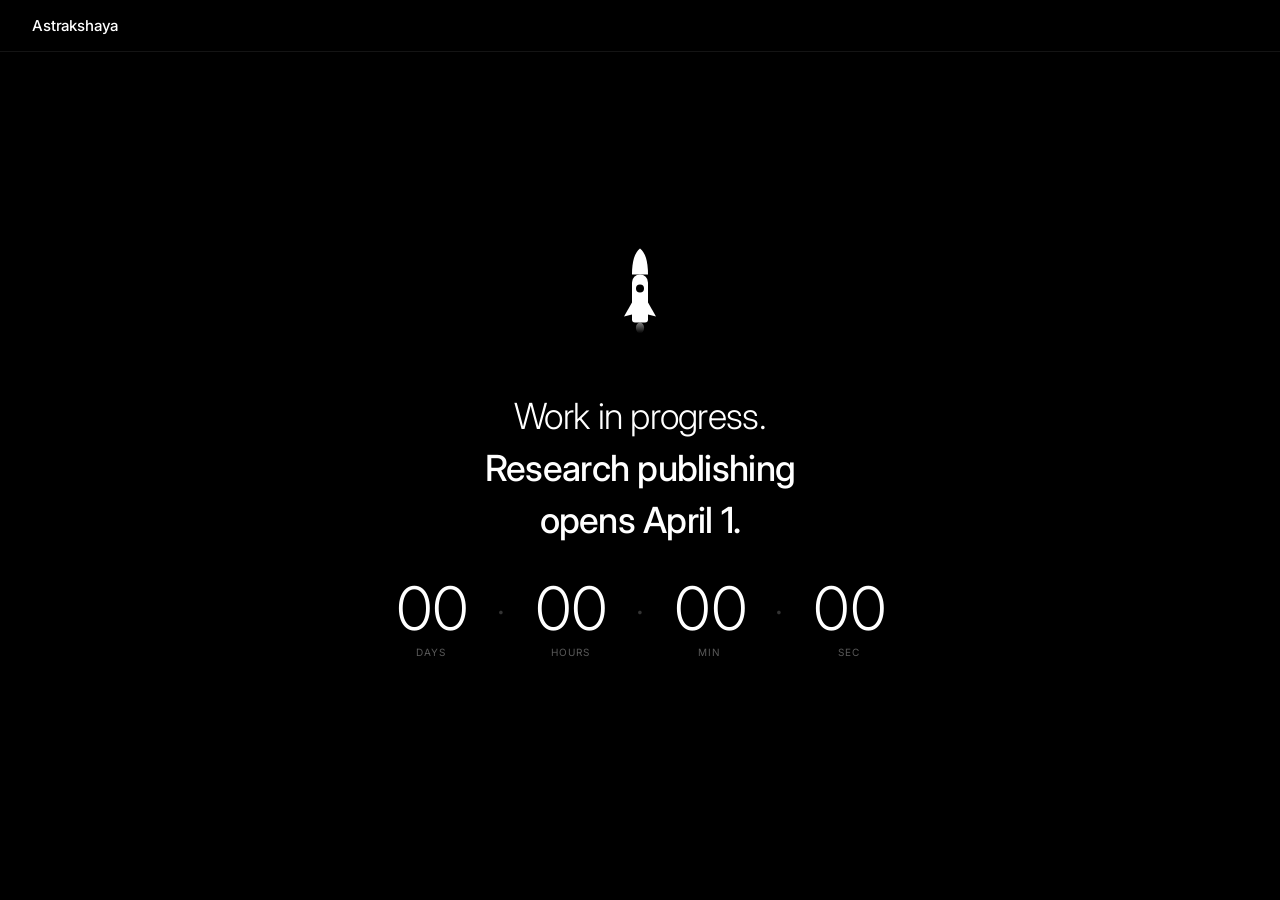
<file: commingsoon.html>
<!DOCTYPE html>
<html lang="en">
<head>
  <meta charset="UTF-8" />
  <meta name="viewport" content="width=device-width, initial-scale=1.0" />
  <title>Astrakshaya — Coming Soon</title>
  <link rel="preconnect" href="https://fonts.googleapis.com" />
  <link rel="preconnect" href="https://fonts.gstatic.com" crossorigin />
  <link href="https://fonts.googleapis.com/css2?family=Inter:wght@300;400;500&display=swap" rel="stylesheet" />
  <style>
    *, *::before, *::after { margin: 0; padding: 0; box-sizing: border-box; }

    html, body {
      height: 100%;
      background: #000;
      color: #fff;
      font-family: 'Inter', -apple-system, BlinkMacSystemFont, sans-serif;
      -webkit-font-smoothing: antialiased;
    }

    nav {
      position: fixed;
      top: 0; left: 0; right: 0;
      height: 52px;
      display: flex;
      align-items: center;
      padding: 0 32px;
      border-bottom: 1px solid rgba(255,255,255,0.08);
      background: rgba(0,0,0,0.85);
      backdrop-filter: blur(20px);
      z-index: 100;
    }

    .logo {
      font-size: 15px;
      font-weight: 500;
      letter-spacing: -0.01em;
      color: #fff;
      text-decoration: none;
    }

    main {
      height: 100vh;
      display: flex;
      flex-direction: column;
      align-items: center;
      justify-content: center;
      text-align: center;
      padding: 0 24px;
    }

    #rocket-canvas {
      width: 100px;
      height: 100px;
      display: block;
      margin-bottom: 48px;
    }

    h1 {
      font-size: clamp(22px, 3.5vw, 36px);
      font-weight: 300;
      letter-spacing: -0.02em;
      line-height: 1.45;
      color: #fff;
      margin-bottom: 32px;
      max-width: 400px;
    }

    h1 strong {
      font-weight: 500;
    }

    .countdown {
      display: flex;
      align-items: flex-start;
      gap: 28px;
      margin-bottom: 0;
    }

    .unit {
      display: flex;
      flex-direction: column;
      align-items: center;
      gap: 8px;
    }

    .num {
      font-size: clamp(36px, 6vw, 60px);
      font-weight: 300;
      letter-spacing: -0.04em;
      line-height: 1;
      color: #fff;
      font-variant-numeric: tabular-nums;
    }

    .lbl {
      font-size: 10px;
      letter-spacing: 0.1em;
      color: rgba(255,255,255,0.35);
      text-transform: uppercase;
    }

    .sep {
      font-size: clamp(28px, 4vw, 48px);
      font-weight: 200;
      color: rgba(255,255,255,0.2);
      padding-top: 4px;
    }

    @media (max-width: 480px) {
      .countdown { gap: 16px; }
    }
  </style>
</head>
<body>

<nav>
  <a href="index.html" class="logo">Astrakshaya</a>
</nav>

<main>

  <canvas id="rocket-canvas"></canvas>

  <h1>Work in progress.<br><strong>Research publishing opens April 1.</strong></h1>

  <div class="countdown">
    <div class="unit"><div class="num" id="cd-days">00</div><div class="lbl">Days</div></div>
    <div class="sep">·</div>
    <div class="unit"><div class="num" id="cd-hours">00</div><div class="lbl">Hours</div></div>
    <div class="sep">·</div>
    <div class="unit"><div class="num" id="cd-mins">00</div><div class="lbl">Min</div></div>
    <div class="sep">·</div>
    <div class="unit"><div class="num" id="cd-secs">00</div><div class="lbl">Sec</div></div>
  </div>

</main>

<script>
(function () {
  const c = document.getElementById('rocket-canvas');
  const ctx = c.getContext('2d');
  const dpr = window.devicePixelRatio || 1;
  c.width = 100 * dpr;
  c.height = 100 * dpr;
  c.style.width = '100px';
  c.style.height = '100px';
  ctx.scale(dpr, dpr);

  function draw(ts) {
    const t = ts / 1000;
    ctx.clearRect(0, 0, 100, 100);

    ctx.save();
    ctx.translate(50, 54 + Math.sin(t * 1.6) * 2.5);

    // exhaust
    const fl = 14 + Math.sin(t * 9) * 4;
    const fg = ctx.createLinearGradient(0, 24, 0, 24 + fl);
    fg.addColorStop(0, 'rgba(255,255,255,0.5)');
    fg.addColorStop(1, 'rgba(255,255,255,0)');
    ctx.beginPath();
    ctx.ellipse(0, 24 + fl / 2, 3.5 + Math.sin(t * 7) * 0.6, fl / 2, 0, 0, Math.PI * 2);
    ctx.fillStyle = fg;
    ctx.fill();

    // body
    ctx.beginPath();
    ctx.roundRect(-8, -24, 16, 48, [8, 8, 3, 3]);
    ctx.fillStyle = '#fff';
    ctx.fill();

    // nose
    ctx.beginPath();
    ctx.moveTo(-8, -24);
    ctx.quadraticCurveTo(-8, -44, 0, -50);
    ctx.quadraticCurveTo(8, -44, 8, -24);
    ctx.closePath();
    ctx.fillStyle = '#fff';
    ctx.fill();

    // window
    ctx.beginPath();
    ctx.arc(0, -10, 4, 0, Math.PI * 2);
    ctx.fillStyle = '#000';
    ctx.fill();

    // fins
    [1, -1].forEach(s => {
      ctx.save();
      ctx.scale(s, 1);
      ctx.beginPath();
      ctx.moveTo(8, 4);
      ctx.lineTo(16, 18);
      ctx.lineTo(8, 16);
      ctx.closePath();
      ctx.fillStyle = '#fff';
      ctx.fill();
      ctx.restore();
    });

    ctx.restore();
    requestAnimationFrame(draw);
  }

  requestAnimationFrame(draw);
})();

(function () {
  const target = new Date('2026-04-01T00:00:00').getTime();
  const pad = n => String(n).padStart(2, '0');

  function tick() {
    const d = Math.max(0, target - Date.now());
    document.getElementById('cd-days').textContent  = pad(Math.floor(d / 86400000));
    document.getElementById('cd-hours').textContent = pad(Math.floor((d % 86400000) / 3600000));
    document.getElementById('cd-mins').textContent  = pad(Math.floor((d % 3600000) / 60000));
    document.getElementById('cd-secs').textContent  = pad(Math.floor((d % 60000) / 1000));
  }

  tick();
  setInterval(tick, 1000);
})();
</script>

</body>
</html>
</file>
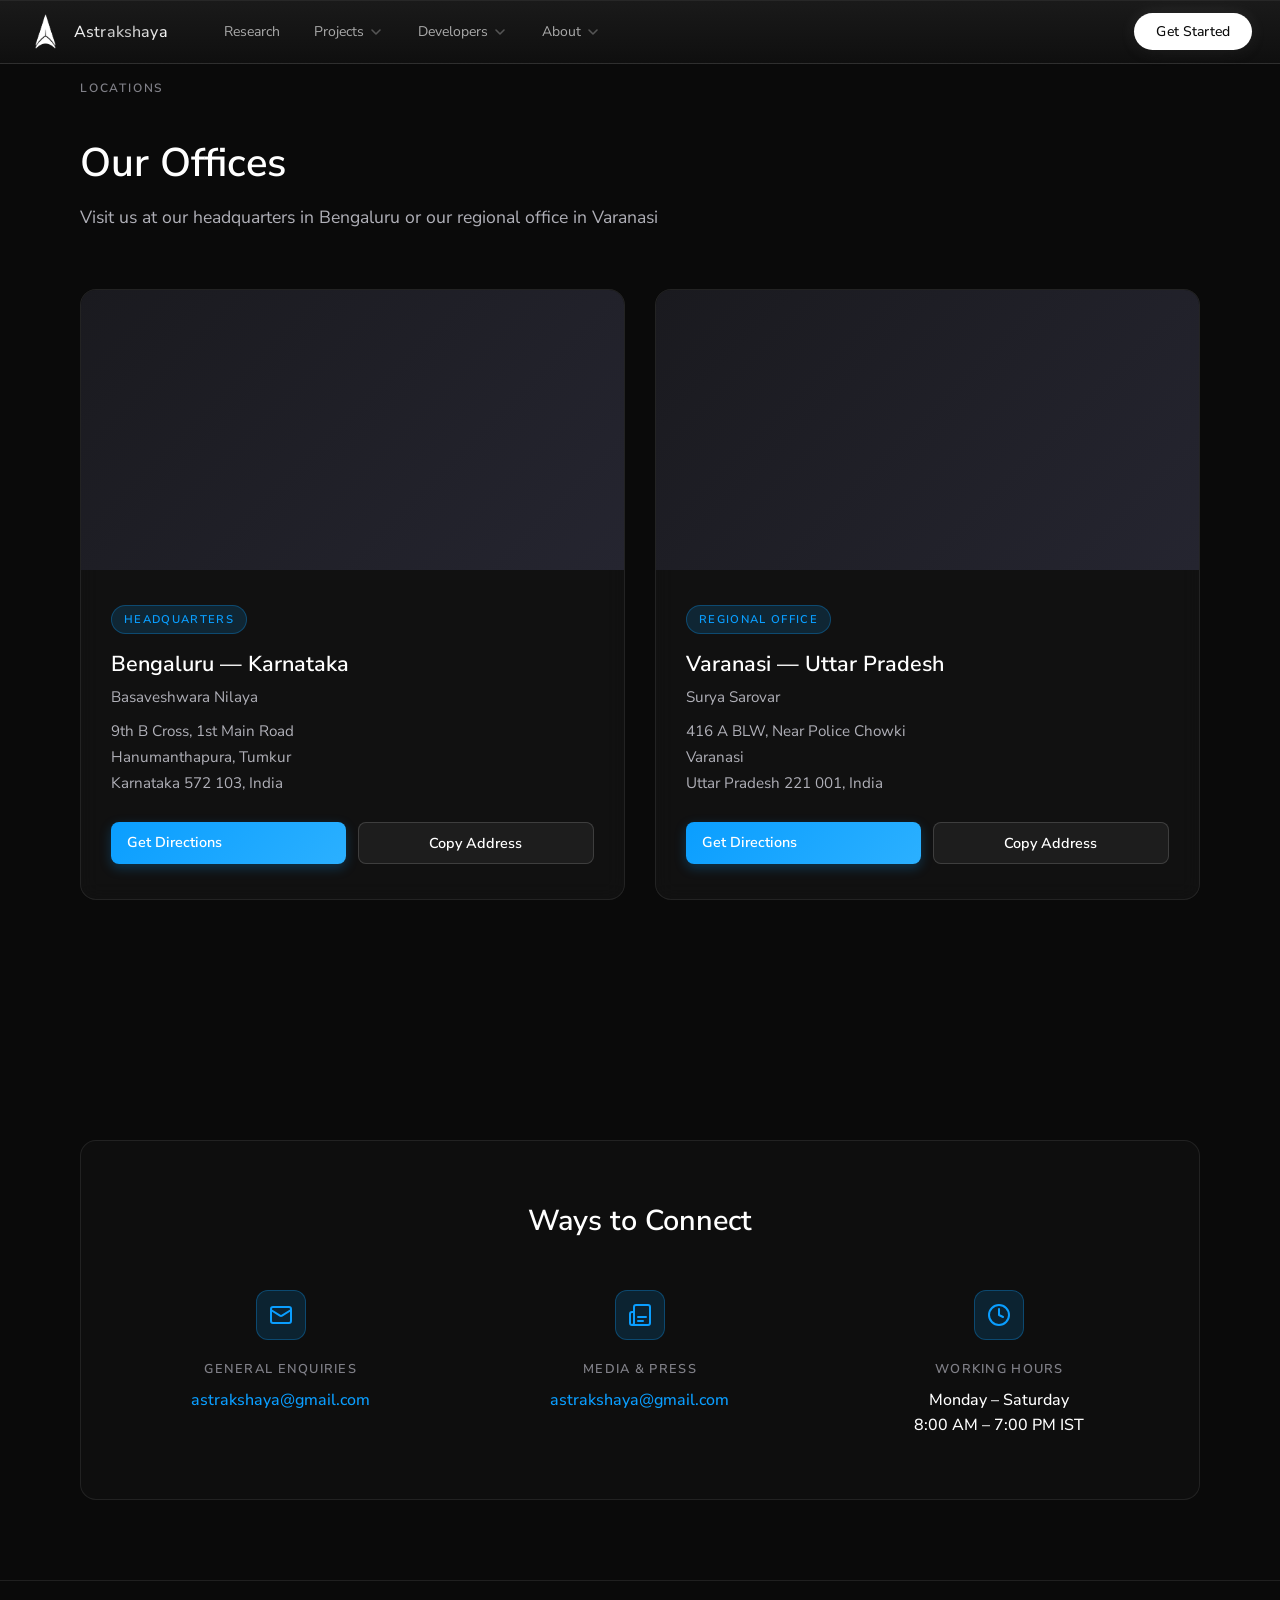
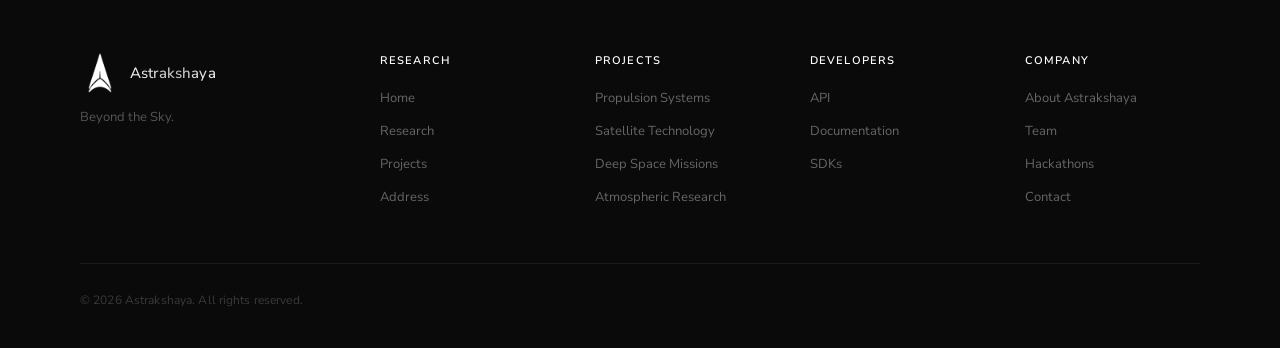
<file: contact.html>
<!DOCTYPE html>
<html lang="en">
<head>
  <meta charset="UTF-8" />
  <meta name="viewport" content="width=device-width, initial-scale=1.0" />
  <title>Contact — Astrakshaya</title>
  <link rel="stylesheet" href="components/navbar/navbar.css" />
  <link rel="stylesheet" href="components/footer/footer.css" />
  <link rel="preconnect" href="https://fonts.googleapis.com" />
  <link rel="preconnect" href="https://fonts.gstatic.com" crossorigin />
  <link href="https://fonts.googleapis.com/css2?family=Nunito+Sans:opsz,wght@6..12,300;6..12,400;6..12,500;6..12,600&display=swap" rel="stylesheet" />
  <style>
    * {
      margin: 0;
      padding: 0;
      box-sizing: border-box;
    }

    body {
      margin: 0;
      padding: 0;
      overflow-x: hidden;
      background: #0a0a0a;
      color: #ffffff;
      font-family: 'Nunito Sans', -apple-system, BlinkMacSystemFont, sans-serif;
    }

    /* ── HERO ── */
    .hero {
      width: 100%;
      height: 100vh;
      background: linear-gradient(135deg, #0a0a0a 0%, #1a1a1f 50%, #0a0a0a 100%);
      display: flex;
      align-items: center;
      justify-content: center;
      text-align: center;
      position: relative;
      overflow: hidden;
    }

    .hero::before {
      content: '';
      position: absolute;
      width: 600px;
      height: 600px;
      background: radial-gradient(circle, rgba(10,158,255,0.15) 0%, transparent 70%);
      border-radius: 50%;
      top: -200px;
      left: -200px;
      animation: float 8s ease-in-out infinite;
    }

    @keyframes float {
      0%, 100% { transform: translate(0, 0); }
      50% { transform: translate(50px, 50px); }
    }

    .hero__content {
      position: relative;
      z-index: 2;
      max-width: 900px;
      padding: 0 30px;
    }

    .hero__eyebrow {
      display: block;
      font-size: 0.85rem;
      font-weight: 600;
      letter-spacing: 0.15em;
      text-transform: uppercase;
      color: #0a9eff;
      margin-bottom: 20px;
      animation: slideDown 0.8s ease-out;
    }

    @keyframes slideDown {
      from { opacity: 0; transform: translateY(-20px); }
      to { opacity: 1; transform: translateY(0); }
    }

    .hero__title {
      font-size: clamp(2.5rem, 6vw, 4rem);
      font-weight: 600;
      line-height: 1.2;
      margin-bottom: 30px;
      background: linear-gradient(135deg, #ffffff, #b0b0b8);
      -webkit-background-clip: text;
      -webkit-text-fill-color: transparent;
      background-clip: text;
      animation: slideDown 0.8s ease-out 0.1s both;
    }

    .hero__subtitle {
      font-size: 1.15rem;
      font-weight: 300;
      color: #b0b0b8;
      margin-bottom: 40px;
      max-width: 600px;
      margin-left: auto;
      margin-right: auto;
      animation: slideDown 0.8s ease-out 0.2s both;
    }

    .hero__btns {
      display: flex;
      gap: 15px;
      justify-content: center;
      flex-wrap: wrap;
      animation: slideDown 0.8s ease-out 0.3s both;
    }

    .hero__cta {
      padding: 12px 28px;
      background: #0a9eff;
      color: white;
      text-decoration: none;
      border-radius: 8px;
      font-weight: 600;
      font-size: 0.95rem;
      border: none;
      cursor: pointer;
      transition: all 0.3s cubic-bezier(0.4,0,0.2,1);
      display: inline-block;
    }

    .hero__cta:hover {
      background: #2bb0ff;
      transform: translateY(-2px);
    }

    .hero__btn-ghost {
      padding: 12px 28px;
      background: transparent;
      color: #ffffff;
      text-decoration: none;
      border: 1px solid rgba(255,255,255,0.2);
      border-radius: 8px;
      font-weight: 600;
      font-size: 0.95rem;
      transition: all 0.3s cubic-bezier(0.4,0,0.2,1);
      display: inline-block;
    }

    .hero__btn-ghost:hover {
      border-color: #0a9eff;
      color: #0a9eff;
    }

    /* ── SECTION ── */
    .section {
      max-width: 1200px;
      margin: 0 auto;
      padding: 80px 40px;
    }

    .section__label {
      font-size: 0.75rem;
      font-weight: 600;
      letter-spacing: 0.15em;
      text-transform: uppercase;
      color: #808088;
      margin-bottom: 40px;
    }

    .section__title {
      font-size: 2.5rem;
      font-weight: 600;
      margin-bottom: 15px;
      color: #ffffff;
    }

    .section__subtitle {
      font-size: 1.1rem;
      color: #b0b0b8;
      margin-bottom: 60px;
      max-width: 700px;
    }

    /* ── OFFICES GRID ── */
    .offices-grid {
      display: grid;
      grid-template-columns: repeat(auto-fit, minmax(350px, 1fr));
      gap: 30px;
    }

    .office-card {
      background: rgba(255,255,255,0.03);
      border: 1px solid rgba(255,255,255,0.08);
      border-radius: 16px;
      overflow: hidden;
      transition: all 0.3s cubic-bezier(0.4,0,0.2,1);
      backdrop-filter: blur(10px);
    }

    .office-card:hover {
      transform: translateY(-8px);
      border-color: #0a9eff;
      box-shadow: 0 20px 40px rgba(10,158,255,0.1);
    }

    .office-map {
      height: 280px;
      background: linear-gradient(135deg, #1a1a1f 0%, #252530 100%);
      overflow: hidden;
      position: relative;
    }

    .office-map iframe {
      width: 100%;
      height: 100%;
      border: none;
      display: block;
      filter: invert(0.9) hue-rotate(200deg) saturate(1.2) brightness(0.95);
    }

    .office-info {
      padding: 35px 30px;
    }

    .office-badge {
      display: inline-block;
      font-size: 0.7rem;
      font-weight: 600;
      letter-spacing: 0.12em;
      text-transform: uppercase;
      color: #0a9eff;
      background: rgba(10,158,255,0.15);
      padding: 6px 12px;
      border-radius: 100px;
      margin-bottom: 15px;
      border: 1px solid rgba(10,158,255,0.3);
    }

    .office-info h3 {
      font-size: 1.35rem;
      font-weight: 600;
      margin-bottom: 8px;
      color: #ffffff;
    }

    .office-info .building {
      font-size: 0.95rem;
      color: #b0b0b8;
      margin-bottom: 12px;
    }

    .office-info address {
      font-style: normal;
      font-size: 0.95rem;
      line-height: 1.7;
      color: #b0b0b8;
      margin-bottom: 25px;
    }

    .office-actions {
      display: flex;
      gap: 12px;
      flex-wrap: wrap;
    }

    .btn-primary {
      flex: 1;
      min-width: 140px;
      padding: 10px 16px;
      background: linear-gradient(135deg, #0a9eff, #2bb0ff);
      color: white;
      border: none;
      border-radius: 8px;
      font-size: 0.9rem;
      font-weight: 600;
      font-family: inherit;
      cursor: pointer;
      transition: all 0.3s cubic-bezier(0.4,0,0.2,1);
      box-shadow: 0 4px 12px rgba(10,158,255,0.25);
    }

    .btn-primary:hover {
      transform: translateY(-2px);
      box-shadow: 0 6px 20px rgba(10,158,255,0.35);
    }

    .btn-secondary {
      flex: 1;
      min-width: 140px;
      padding: 10px 16px;
      background: rgba(255,255,255,0.05);
      color: #ffffff;
      border: 1px solid rgba(255,255,255,0.15);
      border-radius: 8px;
      font-size: 0.9rem;
      font-weight: 600;
      font-family: inherit;
      cursor: pointer;
      transition: all 0.3s cubic-bezier(0.4,0,0.2,1);
    }

    .btn-secondary:hover {
      background: rgba(255,255,255,0.08);
      border-color: #0a9eff;
      color: #0a9eff;
    }

    /* ── CONTACT INFO SECTION ── */
    .contact-info {
      background: rgba(255,255,255,0.02);
      border: 1px solid rgba(255,255,255,0.08);
      border-radius: 16px;
      padding: 60px 40px;
      margin-top: 80px;
    }

    .contact-info h3 {
      font-size: 1.8rem;
      font-weight: 600;
      margin-bottom: 50px;
      text-align: center;
    }

    .info-grid {
      display: grid;
      grid-template-columns: repeat(auto-fit, minmax(250px, 1fr));
      gap: 40px;
    }

    .info-card {
      text-align: center;
      transition: all 0.3s cubic-bezier(0.4,0,0.2,1);
    }

    .info-card:hover {
      transform: translateY(-5px);
    }

    .info-card-icon {
      width: 50px;
      height: 50px;
      background: rgba(10,158,255,0.15);
      border: 1px solid rgba(10,158,255,0.3);
      border-radius: 12px;
      display: flex;
      align-items: center;
      justify-content: center;
      margin: 0 auto 20px;
      color: #0a9eff;
      transition: all 0.3s;
    }

    .info-card:hover .info-card-icon {
      transform: rotate(10deg) scale(1.1);
      background: rgba(10,158,255,0.25);
    }

    .info-card h4 {
      font-size: 0.8rem;
      font-weight: 600;
      letter-spacing: 0.1em;
      text-transform: uppercase;
      color: #808088;
      margin-bottom: 10px;
    }

    .info-card p, .info-card a {
      font-size: 1rem;
      font-weight: 500;
      color: #ffffff;
      line-height: 1.6;
    }

    .info-card a {
      color: #0a9eff;
      text-decoration: none;
      transition: all 0.2s;
    }

    .info-card a:hover {
      color: #2bb0ff;
      text-decoration: underline;
    }

    /* ── RESPONSIVE ── */
    @media (max-width: 768px) {
      .hero {
        height: auto;
        padding: 100px 20px;
      }

      .section {
        padding: 60px 20px;
      }

      .section__title {
        font-size: 1.8rem;
      }

      .hero__btns {
        flex-direction: column;
        align-items: center;
      }

      .offices-grid {
        grid-template-columns: 1fr;
        gap: 20px;
      }

      .contact-info {
        padding: 40px 20px;
      }

      .info-grid {
        grid-template-columns: 1fr;
        gap: 30px;
      }
    }
  </style>
</head>
<body>

<!-- NAVBAR -->
<header class="navbar" id="navbar">
  <div class="navbar__bar">
    <a href="/" class="navbar__logo" aria-label="Astrakshaya">
      <img src="assets/logo.png" alt="" class="navbar__logo-img" />
      <span class="navbar__logo-text">Astrakshaya</span>
    </a>

    <nav class="navbar__nav" aria-label="Main navigation">
      <ul class="navbar__list">
        <li class="navbar__item">
          <a href="research.html" class="navbar__link">Research</a>
        </li>
        <li class="navbar__item navbar__item--drop" data-drop="mission">
          <button class="navbar__link navbar__trigger" aria-expanded="false">
            Projects
            <svg class="navbar__chevron" width="16" height="16" viewBox="0 0 16 16" fill="none">
              <path d="M4 6l4 4 4-4" stroke="currentColor" stroke-width="1.6" stroke-linecap="round" stroke-linejoin="round"/>
            </svg>
          </button>
        </li>
        <li class="navbar__item navbar__item--drop" data-drop="community">
          <button class="navbar__link navbar__trigger" aria-expanded="false">
            Developers 
            <svg class="navbar__chevron" width="16" height="16" viewBox="0 0 16 16" fill="none">
              <path d="M4 6l4 4 4-4" stroke="currentColor" stroke-width="1.6" stroke-linecap="round" stroke-linejoin="round"/>
            </svg>
          </button>
        </li>
        <li class="navbar__item navbar__item--drop" data-drop="resources">
          <button class="navbar__link navbar__trigger" aria-expanded="false">
            About 
            <svg class="navbar__chevron" width="16" height="16" viewBox="0 0 16 16" fill="none">
              <path d="M4 6l4 4 4-4" stroke="currentColor" stroke-width="1.6" stroke-linecap="round" stroke-linejoin="round"/>
            </svg>
          </button>
        </li>
      </ul>
    </nav>

    <div class="navbar__right">
      <a href="commingsoon.html" class="navbar__cta">Get Started</a>
      <button class="navbar__hamburger" id="hamburgerBtn" aria-label="Open menu" aria-expanded="false">
        <span></span><span></span><span></span>
      </button>
    </div>
  </div>

  <!-- Dropdowns -->
  <div class="dropdown" id="drop-mission">
    <div class="dropdown__inner">
      <div class="dropdown__info">
        <h3 class="dropdown__headline">Pioneering aerospace<br>research & innovation</h3>
        <p class="dropdown__sub">Astrakshaya leads cutting-edge projects across propulsion, satellite systems, and deep space exploration.</p>
        <a href="html/mission.html" class="dropdown__see-all">See all projects</a>
      </div>
      <ul class="dropdown__links">
        <li><a href="commingsoon.html" class="dropdown__link">Propulsion Systems <span>›</span></a></li>
        <li><a href="commingsoon.html" class="dropdown__link">Satellite Technology <span>›</span></a></li>
        <li><a href="commingsoon.html" class="dropdown__link">Deep Space Missions <span>›</span></a></li>
        <li><a href="commingsoon.html" class="dropdown__link">Atmospheric Research <span>›</span></a></li>
        <li><a href="commingsoon.html" class="dropdown__link">Launch Vehicles <span>›</span></a></li>
      </ul>
    </div>
  </div>

  <div class="dropdown" id="drop-community">
    <div class="dropdown__inner">
      <div class="dropdown__info">
        <h3 class="dropdown__headline">Built by developers,<br>for developers</h3>
        <p class="dropdown__sub">Integrate Astrakshaya tools into your applications using our APIs and developer resources.</p>
        <a href="commingsoon.html" class="dropdown__see-all">Developer resources</a>
      </div>
      <ul class="dropdown__links">
        <li><a href="commingsoon.html" class="dropdown__link">API <span>›</span></a></li>
        <li><a href="commingsoon.html" class="dropdown__link">Documentation <span>›</span></a></li>
        <li><a href="commingsoon.html" class="dropdown__link">SDKs & Tools <span>›</span></a></li>
        <li><a href="commingsoon.html" class="dropdown__link">Open Source <span>›</span></a></li>
      </ul>
    </div>
  </div>

  <div class="dropdown" id="drop-resources">
    <div class="dropdown__inner">
      <div class="dropdown__info">
        <h3 class="dropdown__headline">Learn more about<br>Astrakshaya and its mission</h3>
      </div>
      <ul class="dropdown__links">
        <li><a href="about.html" class="dropdown__link">About Astrakshaya <span>›</span></a></li>
        <li><a href="about.html" class="dropdown__link">Team <span>›</span></a></li>
        <li><a href="https://www.cittumkur.org/skyhack/" class="dropdown__link" target="_blank">Hackathons <span>›</span></a></li>
        <li><a href="contact.html" class="dropdown__link">Contact <span>›</span></a></li>
      </ul>
    </div>
  </div>

  <div class="mobile-menu" id="mobileMenu" aria-hidden="true">
    <ul class="mobile-list">
      <li><a href="research.html" class="mobile-link">Research</a></li>
      <li class="mobile-group">
        <button class="mobile-link mobile-group__btn" aria-expanded="false">
          Projects
          <svg class="navbar__chevron" width="16" height="16" viewBox="0 0 16 16" fill="none">
            <path d="M4 6l4 4 4-4" stroke="currentColor" stroke-width="1.6" stroke-linecap="round" stroke-linejoin="round"/>
          </svg>
        </button>
        <ul class="mobile-sub">
          <li><a href="#" class="mobile-sublink">Propulsion Systems</a></li>
          <li><a href="#" class="mobile-sublink">Satellite Technology</a></li>
          <li><a href="#" class="mobile-sublink">Deep Space Missions</a></li>
          <li><a href="#" class="mobile-sublink">Atmospheric Research</a></li>
        </ul>
      </li>
      <li class="mobile-group">
        <button class="mobile-link mobile-group__btn" aria-expanded="false">
          Developers
          <svg class="navbar__chevron" width="16" height="16" viewBox="0 0 16 16" fill="none">
            <path d="M4 6l4 4 4-4" stroke="currentColor" stroke-width="1.6" stroke-linecap="round" stroke-linejoin="round"/>
          </svg>
        </button>
        <ul class="mobile-sub">
          <li><a href="commingsoon.html" class="mobile-sublink">API</a></li>
          <li><a href="comingsoon.html" class="mobile-sublink">Documentation</a></li>
          <li><a href="commingsoon.html" class="mobile-sublink">Open Source</a></li>
        </ul>
      </li>
      <li class="mobile-group">
        <button class="mobile-link mobile-group__btn" aria-expanded="false">
          About
          <svg class="navbar__chevron" width="16" height="16" viewBox="0 0 16 16" fill="none">
            <path d="M4 6l4 4 4-4" stroke="currentColor" stroke-width="1.6" stroke-linecap="round" stroke-linejoin="round"/>
          </svg>
        </button>
        <ul class="mobile-sub">
          <li><a href="about.html" class="mobile-sublink">About Astrakshaya</a></li>
          <li><a href="about.html" class="mobile-sublink">Team</a></li>
          <li><a href="https://www.cittumkur.org/skyhack/" class="mobile-sublink">Hackathons</a></li>
        </ul>
      </li>
      <li class="mobile-cta-row">
        <a href="commingsoon.html" class="navbar__cta">Get Started</a>
      </li>
    </ul>
  </div>
</header>

<div class="dropdown-overlay" id="dropOverlay"></div>

<!-- MAIN CONTENT -->
<main>
  <!-- OFFICES SECTION -->
  <section class="section" id="offices">
    <p class="section__label">Locations</p>
    <h2 class="section__title">Our Offices</h2>
    <p class="section__subtitle">Visit us at our headquarters in Bengaluru or our regional office in Varanasi</p>

    <div class="offices-grid">
      <!-- HQ -->
      <div class="office-card">
        <div class="office-map">
          <iframe
            src="https://www.google.com/maps?q=13.339039,77.120543&z=15&output=embed"
            loading="lazy"
            referrerpolicy="no-referrer-when-downgrade"
            title="Headquarters map">
          </iframe>
        </div>
        <div class="office-info">
          <span class="office-badge">Headquarters</span>
          <h3>Bengaluru — Karnataka</h3>
          <p class="building">Basaveshwara Nilaya</p>
          <address>
            9th B Cross, 1st Main Road<br>
            Hanumanthapura, Tumkur<br>
            Karnataka 572 103, India
          </address>
          <div class="office-actions">
            <a href="https://www.google.com/maps?q=13.339039,77.120543" target="_blank" class="btn-primary">Get Directions</a>
            <button class="btn-secondary" onclick="navigator.clipboard?.writeText('Basaveshwara Nilaya, 9th B Cross, Tumkur, Karnataka 572 103'); alert('Address copied!')">Copy Address</button>
          </div>
        </div>
      </div>

      <!-- Regional -->
      <div class="office-card">
        <div class="office-map">
          <iframe
            src="https://www.google.com/maps?q=25.3176,82.9739&z=15&output=embed"
            loading="lazy"
            referrerpolicy="no-referrer-when-downgrade"
            title="Regional Office map">
          </iframe>
        </div>
        <div class="office-info">
          <span class="office-badge">Regional Office</span>
          <h3>Varanasi — Uttar Pradesh</h3>
          <p class="building">Surya Sarovar</p>
          <address>
            416 A BLW, Near Police Chowki<br>
            Varanasi<br>
            Uttar Pradesh 221 001, India
          </address>
          <div class="office-actions">
            <a href="https://www.google.com/maps?q=25.3176,82.9739" target="_blank" class="btn-primary">Get Directions</a>
            <button class="btn-secondary" onclick="navigator.clipboard?.writeText('Surya Sarovar, 416 A BLW, Varanasi, Uttar Pradesh 221 001'); alert('Address copied!')">Copy Address</button>
          </div>
        </div>
      </div>
    </div>
  </section>

  <!-- CONTACT INFO SECTION -->
  <section class="section">
    <div class="contact-info">
      <h3>Ways to Connect</h3>
      
      <div class="info-grid">
        <div class="info-card">
          <div class="info-card-icon">
            <svg width="24" height="24" viewBox="0 0 24 24" fill="none" stroke="currentColor" stroke-width="2" stroke-linecap="round" stroke-linejoin="round">
              <rect width="20" height="16" x="2" y="4" rx="2"/><path d="m22 7-8.97 5.7a1.94 1.94 0 0 1-2.06 0L2 7"/>
            </svg>
          </div>
          <h4>General Enquiries</h4>
          <a href="mailto:astrakshaya@gmail.com">astrakshaya@gmail.com</a>
        </div>

        <div class="info-card">
          <div class="info-card-icon">
            <svg width="24" height="24" viewBox="0 0 24 24" fill="none" stroke="currentColor" stroke-width="2" stroke-linecap="round" stroke-linejoin="round">
              <path d="M4 22h16a2 2 0 0 0 2-2V4a2 2 0 0 0-2-2H8a2 2 0 0 0-2 2v16a2 2 0 0 1-2 2zm0 0a2 2 0 0 1-2-2v-9c0-1.1.9-2 2-2h2"/><path d="M18 14h-8"/><path d="M15 18h-5"/>
            </svg>
          </div>
          <h4>Media & Press</h4>
          <a href="mailto:astrakshaya@gmail.com">astrakshaya@gmail.com</a>
        </div>

        <div class="info-card">
          <div class="info-card-icon">
            <svg width="24" height="24" viewBox="0 0 24 24" fill="none" stroke="currentColor" stroke-width="2" stroke-linecap="round" stroke-linejoin="round">
              <circle cx="12" cy="12" r="10"/><polyline points="12 6 12 12 16 14"/>
            </svg>
          </div>
          <h4>Working Hours</h4>
          <p>Monday – Saturday<br>8:00 AM – 7:00 PM IST</p>
        </div>
      </div>
    </div>
  </section>
</main>

<!-- FOOTER -->
<footer class="footer" id="footer">
  <div class="footer__top">
    <div class="footer__brand">
      <a href="/" class="footer__logo">
        <img src="assets/logo.png" alt="" class="footer__logo-img" />
        <span class="footer__logo-text">Astrakshaya</span>
      </a>
      <p class="footer__tagline">Beyond the Sky.</p>
    </div>

    <div class="footer__col">
      <h4 class="footer__col-title">Research</h4>
      <ul class="footer__col-list">
        <li><a href="index.html" class="footer__col-link">Home</a></li>
        <li><a href="research.html" class="footer__col-link">Research</a></li>
        <li><a href="Projects.html" class="footer__col-link">Projects</a></li>
        <li><a href="contact.html" class="footer__col-link">Address</a></li>
      </ul>
    </div>

    <div class="footer__col">
      <h4 class="footer__col-title">Projects</h4>
      <ul class="footer__col-list">
        <li><a href="comingsoon.html" class="footer__col-link">Propulsion Systems</a></li>
        <li><a href="comingsoon.html" class="footer__col-link">Satellite Technology</a></li>
        <li><a href="comingsoon.html" class="footer__col-link">Deep Space Missions</a></li>
        <li><a href="comingsoon.html" class="footer__col-link">Atmospheric Research</a></li>
      </ul>
    </div>

    <div class="footer__col">
      <h4 class="footer__col-title">Developers</h4>
      <ul class="footer__col-list">
        <li><a href="comingsoon.html" class="footer__col-link">API</a></li>
        <li><a href="comingsoon.html" class="footer__col-link">Documentation</a></li>
        <li><a href="comingsoon.html" class="footer__col-link">SDKs</a></li>
      </ul>
    </div>

    <div class="footer__col">
      <h4 class="footer__col-title">Company</h4>
      <ul class="footer__col-list">
        <li><a href="about.html" class="footer__col-link">About Astrakshaya</a></li>
        <li><a href="about.html" class="footer__col-link">Team</a></li>
        <li><a href="https://www.cittumkur.org/skyhack/" class="footer__col-link" target="_blank">Hackathons</a></li>
        <li><a href="contact.html" class="footer__col-link">Contact</a></li>
      </ul>
    </div>
  </div>

  <div class="footer__bottom">
    <p class="footer__copy">© <span id="footerYear"></span> Astrakshaya. All rights reserved.</p>
  </div>
</footer>

<script src="components/navbar/navbar.js"></script>
<script src="components/footer/footer.js"></script>

<script>
  document.getElementById('footerYear').textContent = new Date().getFullYear();
</script>

</body>
</html>
</file>
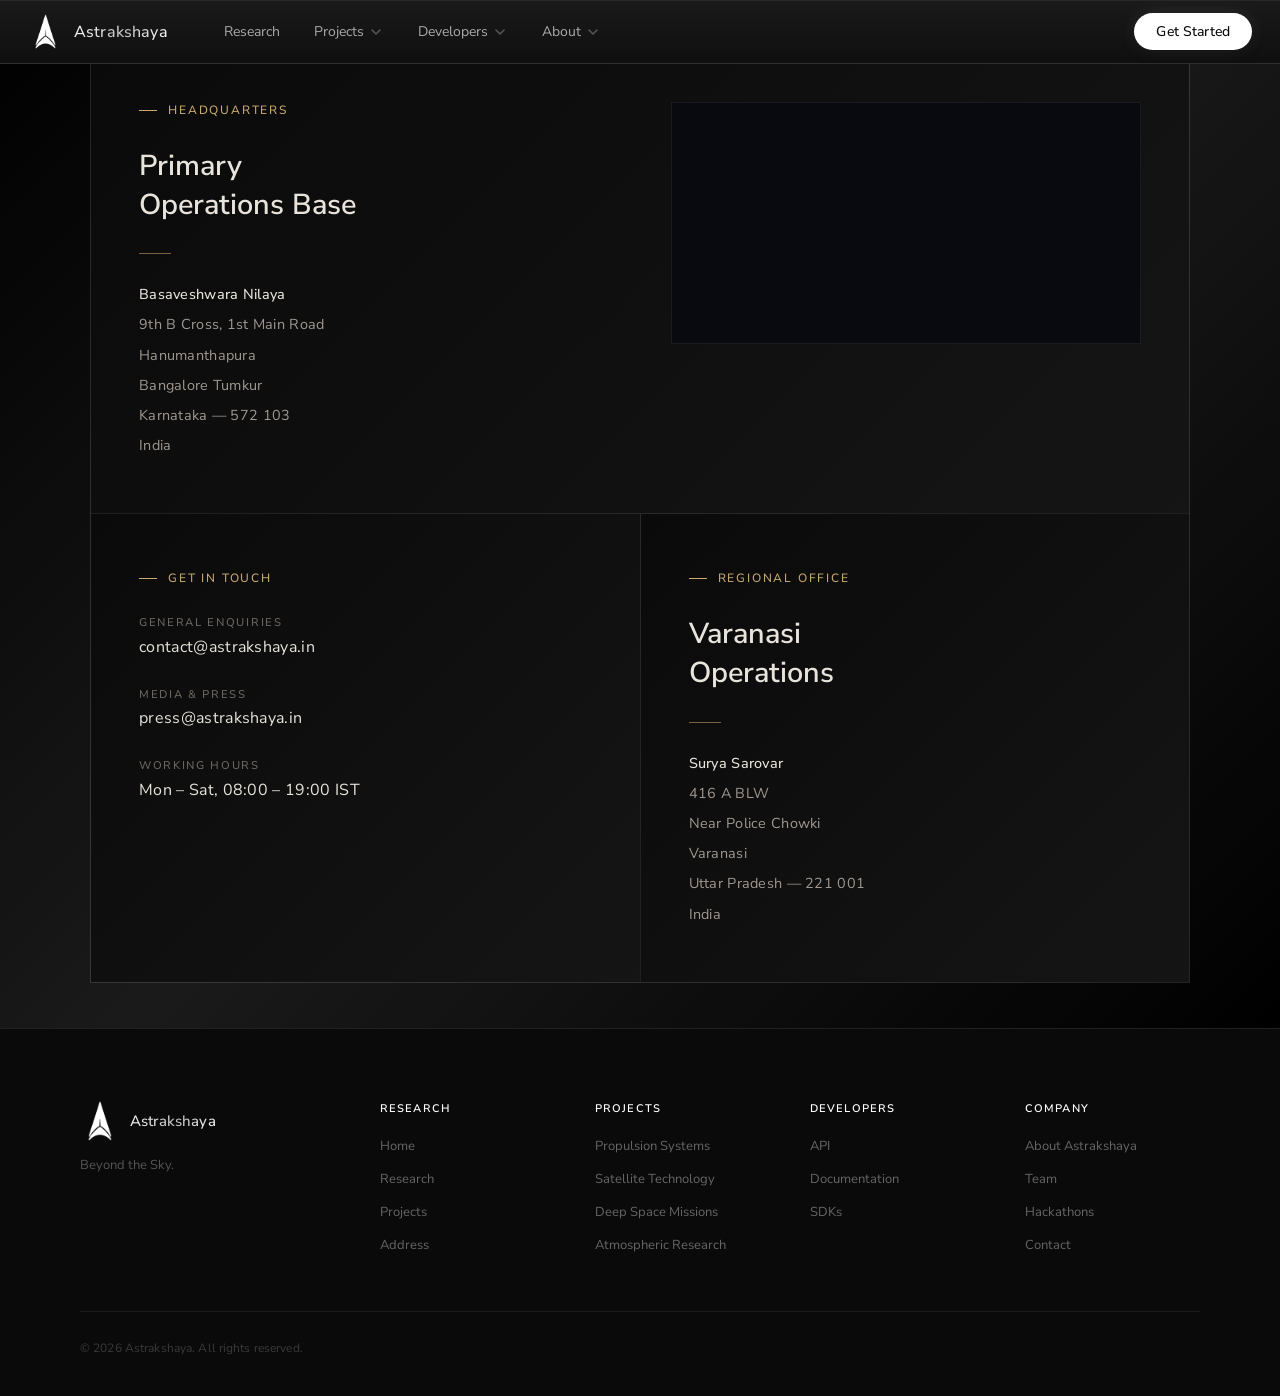
<file: map.html>
<!DOCTYPE html>
<html lang="en">
<head>
  <meta charset="UTF-8" />
  <meta name="viewport" content="width=device-width, initial-scale=1.0" />
  <title>Astrakshaya</title>
  <link rel="stylesheet" href="components/navbar/navbar.css" />
  <link rel="stylesheet" href="components/footer/footer.css" />
  <link rel="preconnect" href="https://fonts.googleapis.com" />
  <link rel="preconnect" href="https://fonts.gstatic.com" crossorigin />
  <link href="https://fonts.googleapis.com/css2?family=Nunito+Sans:opsz,wght@6..12,300;6..12,400;6..12,500;6..12,600&display=swap" rel="stylesheet" />
  <style>
    * {
      margin: 0;
      padding: 0;
      box-sizing: border-box;
    }

    body {
      margin: 0;
      padding: 0;
      overflow-x: hidden;
      background: linear-gradient(135deg, #000000 0%, #1a1a1a 50%, #000000 100%);
      color: #e8e4dc;
      font-family: 'Nunito Sans', sans-serif;
    }

    /* ── starfield ── */
    canvas#stars {
      position: fixed; inset: 0;
      pointer-events: none;
      z-index: 0;
      opacity: 0.6;
    }

    /* ── page wrapper ── */
    main {
      position: relative;
      z-index: 1;
      min-height: auto;
      display: flex;
      align-items: center;
      justify-content: center;
      padding: 5vh 5vw;
      background: linear-gradient(135deg, #000000 0%, #1a1a1a 50%, #000000 100%);
    }

    .contact-grid {
      width: 100%;
      max-width: 1100px;
      display: grid;
      grid-template-columns: 1fr 1fr;
      gap: 1px;
      background: rgba(255,255,255,0.07);
      border: 1px solid rgba(255,255,255,0.07);
      animation: fadeUp 1s ease both;
    }

    @keyframes fadeUp {
      from { opacity: 0; transform: translateY(30px); }
      to   { opacity: 1; transform: translateY(0); }
    }

    .card {
      background: linear-gradient(135deg, #0a0a0a 0%, #151515 100%);
      padding: 3.5rem 3rem;
      display: flex;
      flex-direction: column;
      gap: 1.8rem;
    }
    .card:first-child { animation-delay: 0.1s; }
    .card:nth-child(2) { animation-delay: 0.25s; }
    .card:nth-child(3) { animation-delay: 0.35s; }
    .card.full {
      grid-column: 1 / -1;
      flex-direction: row;
      align-items: flex-start;
      gap: 4rem;
      animation-delay: 0.4s;
    }

    .card-label {
      font-size: 0.75rem;
      letter-spacing: 0.15em;
      text-transform: uppercase;
      color: #c8a96e;
      display: flex;
      align-items: center;
      gap: 0.7rem;
      font-weight: 500;
    }
    .card-label::before {
      content: '';
      display: inline-block;
      width: 18px; height: 1px;
      background: #c8a96e;
    }

    .address-block h2 {
      font-weight: 600;
      font-size: 1.8rem;
      line-height: 1.35;
      color: #e8e4dc;
    }

    .address-lines {
      display: flex;
      flex-direction: column;
      gap: 0.45rem;
    }
    .address-lines span {
      font-size: 0.9rem;
      line-height: 1.6;
      color: #a09890;
      letter-spacing: 0.02em;
    }
    .address-lines span.highlight {
      color: #e8e4dc;
      font-weight: 500;
    }

    .divider {
      width: 32px; height: 1px;
      background: #7a6340;
    }

    /* contact info items */
    .info-item {
      display: flex;
      flex-direction: column;
      gap: 0.35rem;
    }
    .info-item .key {
      font-size: 0.7rem;
      letter-spacing: 0.15em;
      text-transform: uppercase;
      color: #6b6660;
      font-weight: 500;
    }
    .info-item .val {
      font-size: 1rem;
      color: #e8e4dc;
      letter-spacing: 0.02em;
    }

    /* map placeholder */
    .map-zone {
      flex: 1;
      min-height: 200px;
      background: #080a0f;
      border: 1px solid rgba(255,255,255,0.07);
      position: relative;
      display: flex;
      align-items: center;
      justify-content: center;
      overflow: hidden;
    }
    .map-zone svg {
      opacity: 0.12;
      width: 100%;
      height: 100%;
      position: absolute;
    }
    .map-pin {
      position: relative;
      z-index: 2;
      display: flex;
      flex-direction: column;
      align-items: center;
      gap: 0.4rem;
      animation: pulse 2.5s ease-in-out infinite;
    }
    @keyframes pulse {
      0%, 100% { transform: translateY(0); }
      50%       { transform: translateY(-5px); }
    }
    .map-pin svg { opacity: 1; width: 28px; height: 28px; }
    .map-pin span {
      font-size: 0.55rem;
      letter-spacing: 0.2em;
      text-transform: uppercase;
      color: #c8a96e;
    }

    .coords {
      font-size: 0.7rem;
      color: #6b6660;
      letter-spacing: 0.08em;
      margin-top: auto;
    }

    /* ── responsive ── */
    @media (max-width: 720px) {
      .contact-grid { grid-template-columns: 1fr; }
      .card.full { flex-direction: column; gap: 2rem; }
      main { padding: 3vh 5vw; }
    }
  </style>
</head>
<body>

<canvas id="stars"></canvas>

<header class="navbar" id="navbar">
  <div class="navbar__bar">

    <a href="/" class="navbar__logo" aria-label="Astrakshaya">
      <img src="assets/logo.png" alt="" class="navbar__logo-img" />
      <span class="navbar__logo-text">Astrakshaya</span>
    </a>

    <nav class="navbar__nav" aria-label="Main navigation">
      <ul class="navbar__list">

        <li class="navbar__item">
          <a href="research.html" class="navbar__link">Research</a>
        </li>

        <li class="navbar__item navbar__item--drop" data-drop="mission">
          <button class="navbar__link navbar__trigger" aria-expanded="false">
            Projects
            <svg class="navbar__chevron" width="16" height="16" viewBox="0 0 16 16" fill="none">
              <path d="M4 6l4 4 4-4" stroke="currentColor" stroke-width="1.6" stroke-linecap="round" stroke-linejoin="round"/>
            </svg>
          </button>
        </li>

        <li class="navbar__item navbar__item--drop" data-drop="community">
          <button class="navbar__link navbar__trigger" aria-expanded="false">
            Developers 
            <svg class="navbar__chevron" width="16" height="16" viewBox="0 0 16 16" fill="none">
              <path d="M4 6l4 4 4-4" stroke="currentColor" stroke-width="1.6" stroke-linecap="round" stroke-linejoin="round"/>
            </svg>
          </button>
        </li>

        <li class="navbar__item navbar__item--drop" data-drop="resources">
          <button class="navbar__link navbar__trigger" aria-expanded="false">
            About 
            <svg class="navbar__chevron" width="16" height="16" viewBox="0 0 16 16" fill="none">
              <path d="M4 6l4 4 4-4" stroke="currentColor" stroke-width="1.6" stroke-linecap="round" stroke-linejoin="round"/>
            </svg>
          </button>
        </li>

      </ul>
    </nav>

    <div class="navbar__right">
      <a href="commingsoon.html" class="navbar__cta">Get Started</a>
      <button class="navbar__hamburger" id="hamburgerBtn" aria-label="Open menu" aria-expanded="false">
        <span></span><span></span><span></span>
      </button>
    </div>

  </div>

  <!-- Dropdowns -->
  <div class="dropdown" id="drop-mission">
    <div class="dropdown__inner">
      <div class="dropdown__info">
        <h3 class="dropdown__headline">Pioneering aerospace<br>research & innovation</h3>
        <p class="dropdown__sub">Astrakshaya leads cutting-edge projects across propulsion, satellite systems, and deep space exploration.</p>
        <a href="html/mission.html" class="dropdown__see-all">See all projects</a>
      </div>
      <ul class="dropdown__links">
        <li><a href="commingsoon.html" class="dropdown__link">Propulsion Systems <span>›</span></a></li>
        <li><a href="commingsoon.html" class="dropdown__link">Satellite Technology <span>›</span></a></li>
        <li><a href="commingsoon.html" class="dropdown__link">Deep Space Missions <span>›</span></a></li>
        <li><a href="commingsoon.html" class="dropdown__link">Atmospheric Research <span>›</span></a></li>
        <li><a href="commingsoon.html" class="dropdown__link">Launch Vehicles <span>›</span></a></li>
      </ul>
    </div>
  </div>

  <div class="dropdown" id="drop-community">
    <div class="dropdown__inner">
      <div class="dropdown__info">
        <h3 class="dropdown__headline">Built by developers,<br>for developers</h3>
        <p class="dropdown__sub">Integrate Astrakshaya tools into your applications using our APIs and developer resources.</p>
        <a href="commingsoon.html" class="dropdown__see-all">Developer resources</a>
      </div>
      <ul class="dropdown__links">
        <li><a href="commingsoon.html" class="dropdown__link">API <span>›</span></a></li>
        <li><a href="commingsoon.html" class="dropdown__link">Documentation <span>›</span></a></li>
        <li><a href="commingsoon.html" class="dropdown__link">SDKs & Tools <span>›</span></a></li>
        <li><a href="commingsoon.html" class="dropdown__link">Open Source <span>›</span></a></li>
      </ul>
    </div>
  </div>

  <div class="dropdown" id="drop-resources">
    <div class="dropdown__inner">
      <div class="dropdown__info">
        <h3 class="dropdown__headline">Learn more about<br>Astrakshaya and its mission</h3>
      </div>
      <ul class="dropdown__links">
        <li><a href="about.html" class="dropdown__link">About Astrakshaya <span>›</span></a></li>
        <li><a href="about.html" class="dropdown__link">Team <span>›</span></a></li>
        <li><a href="https://www.cittumkur.org/skyhack/" class="dropdown__link" target="_blank">Hackathons <span>›</span></a></li>
        <li><a href="about.html" class="dropdown__link">Contact <span>›</span></a></li>
      </ul>
    </div>
  </div>

  <div class="mobile-menu" id="mobileMenu" aria-hidden="true">
    <ul class="mobile-list">
      <li><a href="research.html" class="mobile-link">Research</a></li>

      <li class="mobile-group">
        <button class="mobile-link mobile-group__btn" aria-expanded="false">
          Projects
          <svg class="navbar__chevron" width="16" height="16" viewBox="0 0 16 16" fill="none">
            <path d="M4 6l4 4 4-4" stroke="currentColor" stroke-width="1.6" stroke-linecap="round" stroke-linejoin="round"/>
          </svg>
        </button>
        <ul class="mobile-sub">
          <li><a href="commingsoon.html" class="mobile-sublink">Propulsion Systems</a></li>
          <li><a href="commingsoon.html" class="mobile-sublink">Satellite Technology</a></li>
          <li><a href="commingsoon.html" class="mobile-sublink">Deep Space Missions</a></li>
          <li><a href="commingsoon.html" class="mobile-sublink">Atmospheric Research</a></li>
        </ul>
      </li>

      <li class="mobile-group">
        <button class="mobile-link mobile-group__btn" aria-expanded="false">
          Developers
          <svg class="navbar__chevron" width="16" height="16" viewBox="0 0 16 16" fill="none">
            <path d="M4 6l4 4 4-4" stroke="currentColor" stroke-width="1.6" stroke-linecap="round" stroke-linejoin="round"/>
          </svg>
        </button>
        <ul class="mobile-sub">
          <li><a href="commingsoon.html" class="mobile-sublink">API</a></li>
          <li><a href="commingsoon.html" class="mobile-sublink">Documentation</a></li>
          <li><a href="commingsoon.html" class="mobile-sublink">Open Source</a></li>
        </ul>
      </li>

      <li class="mobile-group">
        <button class="mobile-link mobile-group__btn" aria-expanded="false">
          About
          <svg class="navbar__chevron" width="16" height="16" viewBox="0 0 16 16" fill="none">
            <path d="M4 6l4 4 4-4" stroke="currentColor" stroke-width="1.6" stroke-linecap="round" stroke-linejoin="round"/>
          </svg>
        </button>
        <ul class="mobile-sub">
          <li><a href="about.html" class="mobile-sublink">About Astrakshaya</a></li>
          <li><a href="about.html" class="mobile-sublink">Team</a></li>
          <li><a href="https://www.cittumkur.org/skyhack/" class="mobile-sublink" target="_blank">Hackathons</a></li>
        </ul>
      </li>

      <li class="mobile-cta-row">
        <a href="commingsoon.html" class="navbar__cta">Get Started</a>
      </li>
    </ul>
  </div>

</header>

<div class="dropdown-overlay" id="dropOverlay"></div>

<main>
  <div class="contact-grid">

    <!-- HQ Address + Map -->
    <div class="card full">
      <div style="flex:1; display:flex; flex-direction:column; gap:1.8rem;">
        <span class="card-label">Headquarters</span>
        <div class="address-block">
          <h2>Primary<br>Operations Base</h2>
        </div>
        <div class="divider"></div>
        <div class="address-lines">
          <span class="highlight">Basaveshwara Nilaya</span>
          <span>9th B Cross, 1st Main Road</span>
          <span>Hanumanthapura</span>
          <span>Bangalore Tumkur</span>
          <span>Karnataka — 572 103</span>
          <span>India</span>
        </div>
      </div>

      <div class="map-zone" style="padding:0; border:1px solid rgba(255,255,255,0.07); overflow:hidden;">
        <iframe
          src="https://www.google.com/maps?q=13.339039,77.120543&z=16&output=embed"
          width="100%" height="100%"
          style="border:0; filter: invert(90%) hue-rotate(180deg) saturate(0.4) brightness(0.75); min-height:240px;"
          allowfullscreen=""
          loading="lazy"
          referrerpolicy="no-referrer-when-downgrade">
        </iframe>
      </div>
    </div>

    <!-- Contact -->
    <div class="card">
      <span class="card-label">Get in Touch</span>
      <div class="info-item">
        <span class="key">General Enquiries</span>
        <span class="val">contact@astrakshaya.in</span>
      </div>
      <div class="info-item">
        <span class="key">Media & Press</span>
        <span class="val">press@astrakshaya.in</span>
      </div>
      <div class="info-item">
        <span class="key">Working Hours</span>
        <span class="val">Mon – Sat, 08:00 – 19:00 IST</span>
      </div>
    </div>

    <!-- Second Address -->
    <div class="card">
      <span class="card-label">Regional Office</span>
      <div class="address-block">
        <h2>Varanasi<br>Operations</h2>
      </div>
      <div class="divider"></div>
      <div class="address-lines">
        <span class="highlight">Surya Sarovar</span>
        <span>416 A BLW</span>
        <span>Near Police Chowki</span>
        <span>Varanasi</span>
        <span>Uttar Pradesh — 221 001</span>
        <span>India</span>
      </div>
    </div>

  </div>
</main>

<footer class="footer" id="footer">
  <div class="footer__top">

    <div class="footer__brand">
      <a href="/" class="footer__logo">
        <img src="assets/logo.png" alt="" class="footer__logo-img" />
        <span class="footer__logo-text">Astrakshaya</span>
      </a>
      <p class="footer__tagline">Beyond the Sky.</p>
    </div>

    <div class="footer__col">
      <h4 class="footer__col-title">Research</h4>
      <ul class="footer__col-list">
        <li><a href="index.html" class="footer__col-link">Home</a></li>
        <li><a href="research.html" class="footer__col-link">Research</a></li>
        <li><a href="Projects.html" class="footer__col-link">Projects</a></li>
        <li><a href="Address.html" class="footer__col-link">Address</a></li>
      </ul>
    </div>

    <div class="footer__col">
      <h4 class="footer__col-title">Projects</h4>
      <ul class="footer__col-list">
        <li><a href="commingsoon.html" class="footer__col-link">Propulsion Systems</a></li>
        <li><a href="commingsoon.html" class="footer__col-link">Satellite Technology</a></li>
        <li><a href="commingsoon.html" class="footer__col-link">Deep Space Missions</a></li>
        <li><a href="commingsoon.html" class="footer__col-link">Atmospheric Research</a></li>
      </ul>
    </div>

    <div class="footer__col">
      <h4 class="footer__col-title">Developers</h4>
      <ul class="footer__col-list">
        <li><a href="commingsoon.html" class="footer__col-link">API</a></li>
        <li><a href="commingsoon.html" class="footer__col-link">Documentation</a></li>
        <li><a href="commingsoon.html" class="footer__col-link">SDKs</a></li>
      </ul>
    </div>

    <div class="footer__col">
      <h4 class="footer__col-title">Company</h4>
      <ul class="footer__col-list">
        <li><a href="about.html" class="footer__col-link">About Astrakshaya</a></li>
        <li><a href="about.html" class="footer__col-link">Team</a></li>
        <li><a href="https://www.cittumkur.org/skyhack/" class="footer__col-link" target="_blank">Hackathons</a></li>
        <li><a href="about.html" class="footer__col-link">Contact</a></li>
      </ul>
    </div>

  </div>

  <div class="footer__bottom">
    <p class="footer__copy">© <span id="footerYear"></span> Astrakshaya. All rights reserved.</p>
  </div>

</footer>

<script src="components/navbar/navbar.js"></script>
<script src="components/footer/footer.js"></script>

<script>
  // Starfield
  const canvas = document.getElementById('stars');
  const ctx = canvas.getContext('2d');

  function resize() {
    canvas.width  = window.innerWidth;
    canvas.height = window.innerHeight;
  }
  resize();
  window.addEventListener('resize', resize);

  const STARS = Array.from({ length: 160 }, () => ({
    x: Math.random(),
    y: Math.random(),
    r: Math.random() * 1.2 + 0.2,
    a: Math.random(),
    s: (Math.random() * 0.3 + 0.1) * (Math.random() < 0.5 ? 1 : -1)
  }));

  function draw() {
    ctx.clearRect(0, 0, canvas.width, canvas.height);
    STARS.forEach(s => {
      s.a += s.s * 0.004;
      if (s.a > 1) s.a = 1, s.s *= -1;
      if (s.a < 0) s.a = 0, s.s *= -1;
      ctx.beginPath();
      ctx.arc(s.x * canvas.width, s.y * canvas.height, s.r, 0, Math.PI * 2);
      ctx.fillStyle = `rgba(200,169,110,${s.a})`;
      ctx.fill();
    });
    requestAnimationFrame(draw);
  }
  draw();
</script>

</body>
</html>
</file>
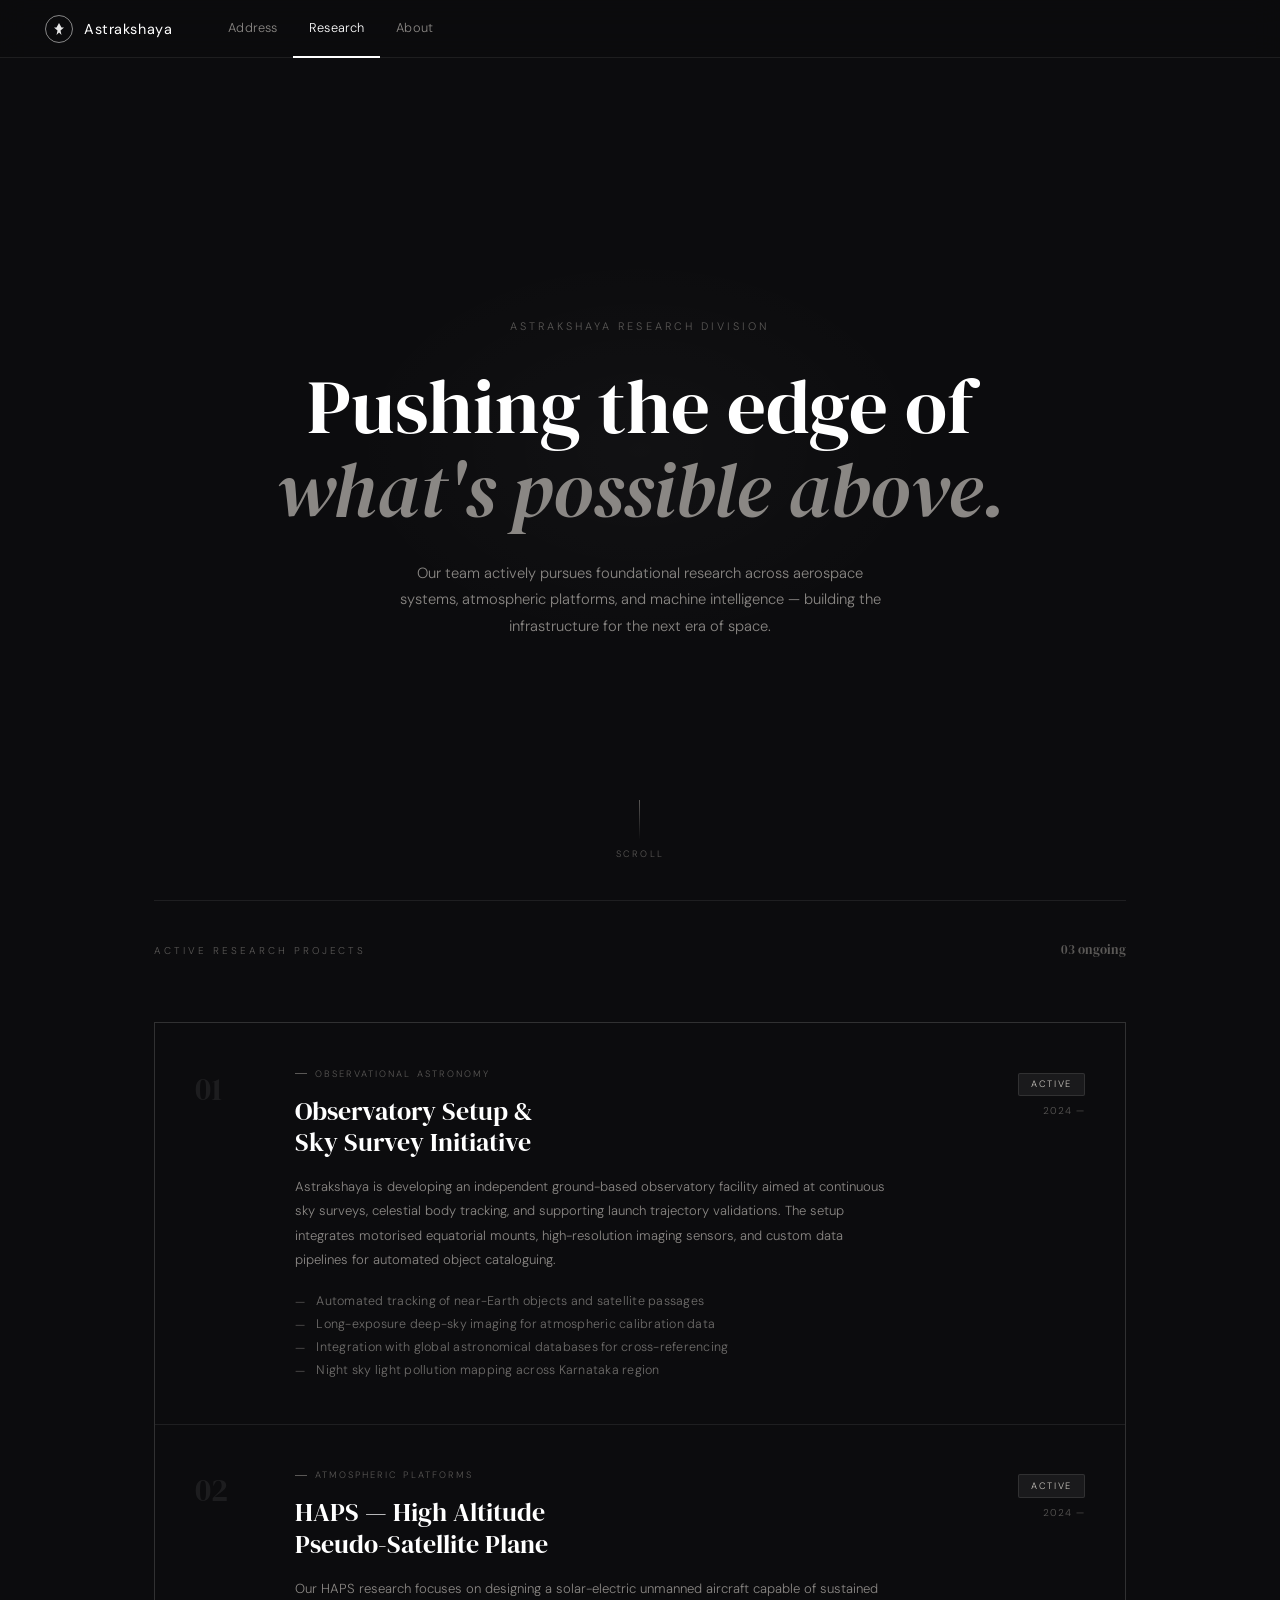
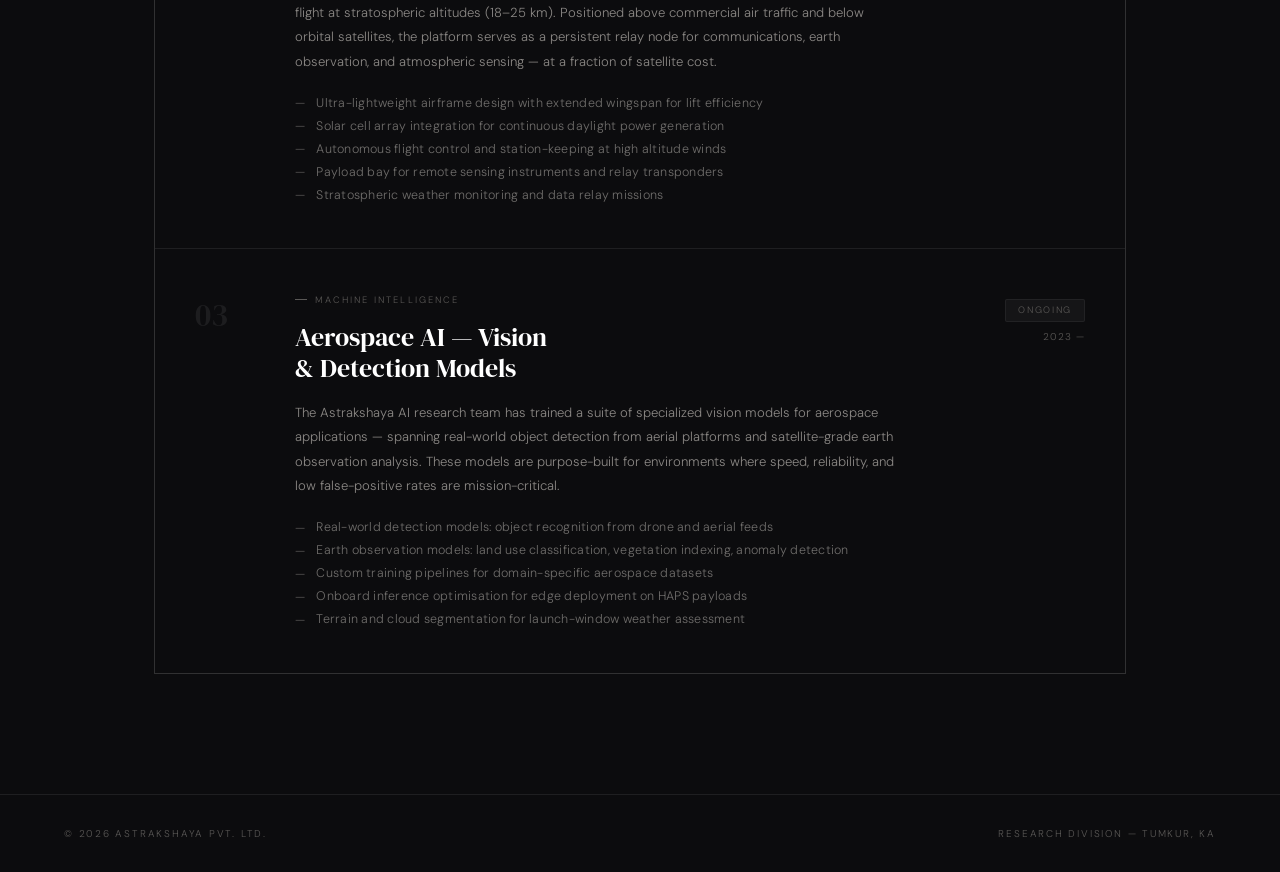
<file: research.html>
<!DOCTYPE html>
<html lang="en">
<head>
  <meta charset="UTF-8"/>
  <meta name="viewport" content="width=device-width, initial-scale=1.0"/>
  <title>Astrakshaya — Research</title>
  <link href="https://fonts.googleapis.com/css2?family=DM+Sans:wght@200;300;400;500&family=DM+Serif+Display:ital@0;1&display=swap" rel="stylesheet"/>
  <style>
    *, *::before, *::after { margin: 0; padding: 0; box-sizing: border-box; }

    :root {
      --bg: #0c0c0e;
      --surface: #111113;
      --border: rgba(255,255,255,0.08);
      --border-hover: rgba(255,255,255,0.18);
      --text: #f0ede8;
      --muted: #5a5856;
      --sub: #8a8784;
      --white: #ffffff;
    }

    html { scroll-behavior: smooth; }

    body {
      background: var(--bg);
      color: var(--text);
      font-family: 'DM Sans', sans-serif;
      font-weight: 300;
      -webkit-font-smoothing: antialiased;
      overflow-x: hidden;
    }

    /* ── NAV ── */
    nav {
      position: fixed; top: 0; left: 0; right: 0;
      z-index: 100;
      display: flex;
      align-items: center;
      padding: 0 3.5vw;
      height: 58px;
      background: rgba(12,12,14,0.85);
      backdrop-filter: blur(14px);
      -webkit-backdrop-filter: blur(14px);
      border-bottom: 1px solid var(--border);
    }

    .nav-logo {
      display: flex; align-items: center; gap: 0.7rem;
      text-decoration: none;
      margin-right: 2.5rem;
    }
    .nav-logo-mark {
      width: 28px; height: 28px;
      border: 1.5px solid rgba(255,255,255,0.5);
      border-radius: 50%;
      display: flex; align-items: center; justify-content: center;
    }
    .nav-logo-mark svg { width: 14px; height: 14px; }
    .nav-logo-name {
      font-family: 'DM Sans', sans-serif;
      font-weight: 400;
      font-size: 0.9rem;
      letter-spacing: 0.04em;
      color: var(--white);
    }

    .nav-links {
      display: flex;
      gap: 0;
      list-style: none;
      flex: 1;
    }
    .nav-links a {
      text-decoration: none;
      font-size: 0.8rem;
      font-weight: 300;
      color: var(--sub);
      padding: 0 1rem;
      height: 58px;
      display: flex; align-items: center;
      border-bottom: 2px solid transparent;
      transition: color 0.2s, border-color 0.2s;
      letter-spacing: 0.01em;
    }
    .nav-links a:hover { color: var(--white); }
    .nav-links a.active {
      color: var(--white);
      border-bottom-color: var(--white);
    }

    /* ── HERO ── */
    .hero {
      padding-top: 58px;
      min-height: 100vh;
      display: flex;
      flex-direction: column;
      align-items: center;
      justify-content: center;
      text-align: center;
      position: relative;
      overflow: hidden;
    }

    .hero-eyebrow {
      font-size: 0.68rem;
      letter-spacing: 0.28em;
      text-transform: uppercase;
      color: var(--muted);
      margin-bottom: 2rem;
      opacity: 0;
      animation: rise 0.8s ease 0.2s forwards;
    }

    .hero-title {
      font-family: 'DM Serif Display', serif;
      font-weight: 400;
      font-size: clamp(2.8rem, 6vw, 5.5rem);
      line-height: 1.08;
      color: var(--white);
      max-width: 760px;
      opacity: 0;
      animation: rise 0.9s ease 0.35s forwards;
    }
    .hero-title em {
      font-style: italic;
      color: var(--sub);
    }

    .hero-desc {
      margin-top: 1.8rem;
      font-size: 0.92rem;
      color: var(--sub);
      max-width: 500px;
      line-height: 1.8;
      font-weight: 300;
      opacity: 0;
      animation: rise 0.9s ease 0.5s forwards;
    }

    .hero-scroll {
      position: absolute;
      bottom: 2.5rem;
      display: flex;
      flex-direction: column;
      align-items: center;
      gap: 0.5rem;
      opacity: 0;
      animation: rise 1s ease 1s forwards;
    }
    .hero-scroll span {
      font-size: 0.58rem;
      letter-spacing: 0.25em;
      text-transform: uppercase;
      color: var(--muted);
    }
    .scroll-line {
      width: 1px; height: 40px;
      background: linear-gradient(to bottom, var(--muted), transparent);
      animation: scrollPulse 2s ease-in-out infinite;
    }
    @keyframes scrollPulse {
      0%, 100% { opacity: 0.3; transform: scaleY(1); }
      50%       { opacity: 1;   transform: scaleY(1.2); }
    }

    /* subtle radial glow behind hero text */
    .hero::before {
      content: '';
      position: absolute;
      top: 50%; left: 50%;
      transform: translate(-50%, -50%);
      width: 600px; height: 400px;
      background: radial-gradient(ellipse, rgba(255,255,255,0.025) 0%, transparent 70%);
      pointer-events: none;
    }

    @keyframes rise {
      from { opacity: 0; transform: translateY(22px); }
      to   { opacity: 1; transform: translateY(0); }
    }

    /* ── SECTION WRAPPER ── */
    section {
      max-width: 1100px;
      margin: 0 auto;
      padding: 0 5vw 120px;
    }

    .section-header {
      display: flex;
      align-items: baseline;
      justify-content: space-between;
      border-top: 1px solid var(--border);
      padding-top: 2.5rem;
      margin-bottom: 4rem;
    }
    .section-label {
      font-size: 0.62rem;
      letter-spacing: 0.3em;
      text-transform: uppercase;
      color: var(--muted);
    }
    .section-count {
      font-family: 'DM Serif Display', serif;
      font-size: 0.8rem;
      color: var(--muted);
    }

    /* ── RESEARCH CARDS ── */
    .research-list {
      display: flex;
      flex-direction: column;
      gap: 1px;
      background: var(--border);
      border: 1px solid var(--border);
    }

    .r-card {
      background: var(--bg);
      display: grid;
      grid-template-columns: 60px 1fr auto;
      align-items: start;
      padding: 2.8rem 2.5rem;
      gap: 2.5rem;
      transition: background 0.3s;
      cursor: default;
      position: relative;
      overflow: hidden;
    }
    .r-card::after {
      content: '';
      position: absolute;
      inset: 0;
      background: rgba(255,255,255,0);
      transition: background 0.3s;
    }
    .r-card:hover { background: var(--surface); }

    .r-num {
      font-family: 'DM Serif Display', serif;
      font-size: 2rem;
      color: rgba(255,255,255,0.07);
      line-height: 1;
      padding-top: 0.3rem;
      user-select: none;
    }

    .r-body { display: flex; flex-direction: column; gap: 1rem; }

    .r-tag {
      font-size: 0.58rem;
      letter-spacing: 0.22em;
      text-transform: uppercase;
      color: var(--muted);
      display: flex; align-items: center; gap: 0.5rem;
    }
    .r-tag::before {
      content: '';
      width: 12px; height: 1px;
      background: var(--muted);
    }

    .r-title {
      font-family: 'DM Serif Display', serif;
      font-weight: 400;
      font-size: 1.65rem;
      color: var(--white);
      line-height: 1.2;
    }

    .r-desc {
      font-size: 0.82rem;
      line-height: 1.85;
      color: var(--sub);
      max-width: 600px;
      font-weight: 300;
    }

    .r-bullets {
      list-style: none;
      display: flex;
      flex-direction: column;
      gap: 0.4rem;
      margin-top: 0.3rem;
    }
    .r-bullets li {
      font-size: 0.78rem;
      color: #6e6c6a;
      letter-spacing: 0.02em;
      display: flex;
      align-items: flex-start;
      gap: 0.7rem;
    }
    .r-bullets li::before {
      content: '—';
      color: var(--muted);
      flex-shrink: 0;
      margin-top: 0.05em;
    }

    .r-status {
      display: flex;
      flex-direction: column;
      align-items: flex-end;
      gap: 0.5rem;
      padding-top: 0.3rem;
      min-width: 110px;
    }
    .status-badge {
      font-size: 0.58rem;
      letter-spacing: 0.18em;
      text-transform: uppercase;
      padding: 0.3rem 0.75rem;
      border-radius: 2px;
    }
    .status-active {
      background: rgba(255,255,255,0.06);
      color: #c8c4be;
      border: 1px solid rgba(255,255,255,0.1);
    }
    .status-ongoing {
      background: rgba(255,255,255,0.04);
      color: var(--muted);
      border: 1px solid rgba(255,255,255,0.06);
    }
    .r-year {
      font-size: 0.62rem;
      color: var(--muted);
      letter-spacing: 0.1em;
    }

    /* ── FOOTER ── */
    footer {
      border-top: 1px solid var(--border);
      padding: 2rem 5vw;
      display: flex;
      align-items: center;
      justify-content: space-between;
    }
    footer span {
      font-size: 0.62rem;
      letter-spacing: 0.18em;
      text-transform: uppercase;
      color: var(--muted);
    }

    /* ── RESPONSIVE ── */
    @media (max-width: 700px) {
      .r-card { grid-template-columns: 1fr; gap: 1rem; }
      .r-num { display: none; }
      .r-status { align-items: flex-start; flex-direction: row; }
      .nav-links li:not(:nth-child(-n+3)) { display: none; }
    }
  </style>
</head>
<body>

<!-- NAV -->
<nav>
  <a href="index.html" class="nav-logo">
    <div class="nav-logo-mark">
      <svg viewBox="0 0 14 14" fill="none" xmlns="http://www.w3.org/2000/svg">
        <path d="M7 1L9.5 5.5H12L8.5 8.5L9.5 13L7 10.5L4.5 13L5.5 8.5L2 5.5H4.5L7 1Z" fill="white" opacity="0.9"/>
      </svg>
    </div>
    <span class="nav-logo-name">Astrakshaya</span>
  </a>
  <ul class="nav-links">
    <li><a href="/address.html">Address</a></li>
    <li><a href="/research.html" class="active">Research</a></li>
    <li><a href="/about.html">About</a></li>
  </ul>
</nav>

<!-- HERO -->
<div class="hero">
  <p class="hero-eyebrow">Astrakshaya Research Division</p>
  <h1 class="hero-title">Pushing the edge of<br><em>what's possible above.</em></h1>
  <p class="hero-desc">
    Our team actively pursues foundational research across aerospace systems, atmospheric platforms, and machine intelligence — building the infrastructure for the next era of space.
  </p>
  <div class="hero-scroll">
    <div class="scroll-line"></div>
    <span>Scroll</span>
  </div>
</div>

<!-- RESEARCH PROJECTS -->
<section>
  <div class="section-header">
    <span class="section-label">Active Research Projects</span>
    <span class="section-count">03 ongoing</span>
  </div>

  <div class="research-list">

    <!-- 01 Observatory -->
    <div class="r-card">
      <div class="r-num">01</div>
      <div class="r-body">
        <span class="r-tag">Observational Astronomy</span>
        <h2 class="r-title">Observatory Setup &<br>Sky Survey Initiative</h2>
        <p class="r-desc">
          Astrakshaya is developing an independent ground-based observatory facility aimed at continuous sky surveys, celestial body tracking, and supporting launch trajectory validations. The setup integrates motorised equatorial mounts, high-resolution imaging sensors, and custom data pipelines for automated object cataloguing.
        </p>
        <ul class="r-bullets">
          <li>Automated tracking of near-Earth objects and satellite passages</li>
          <li>Long-exposure deep-sky imaging for atmospheric calibration data</li>
          <li>Integration with global astronomical databases for cross-referencing</li>
          <li>Night sky light pollution mapping across Karnataka region</li>
        </ul>
      </div>
      <div class="r-status">
        <span class="status-badge status-active">Active</span>
        <span class="r-year">2024 —</span>
      </div>
    </div>

    <!-- 02 HAPS -->
    <div class="r-card">
      <div class="r-num">02</div>
      <div class="r-body">
        <span class="r-tag">Atmospheric Platforms</span>
        <h2 class="r-title">HAPS — High Altitude<br>Pseudo-Satellite Plane</h2>
        <p class="r-desc">
          Our HAPS research focuses on designing a solar-electric unmanned aircraft capable of sustained flight at stratospheric altitudes (18–25 km). Positioned above commercial air traffic and below orbital satellites, the platform serves as a persistent relay node for communications, earth observation, and atmospheric sensing — at a fraction of satellite cost.
        </p>
        <ul class="r-bullets">
          <li>Ultra-lightweight airframe design with extended wingspan for lift efficiency</li>
          <li>Solar cell array integration for continuous daylight power generation</li>
          <li>Autonomous flight control and station-keeping at high altitude winds</li>
          <li>Payload bay for remote sensing instruments and relay transponders</li>
          <li>Stratospheric weather monitoring and data relay missions</li>
        </ul>
      </div>
      <div class="r-status">
        <span class="status-badge status-active">Active</span>
        <span class="r-year">2024 —</span>
      </div>
    </div>

    <!-- 03 AI Models -->
    <div class="r-card">
      <div class="r-num">03</div>
      <div class="r-body">
        <span class="r-tag">Machine Intelligence</span>
        <h2 class="r-title">Aerospace AI — Vision<br>& Detection Models</h2>
        <p class="r-desc">
          The Astrakshaya AI research team has trained a suite of specialized vision models for aerospace applications — spanning real-world object detection from aerial platforms and satellite-grade earth observation analysis. These models are purpose-built for environments where speed, reliability, and low false-positive rates are mission-critical.
        </p>
        <ul class="r-bullets">
          <li>Real-world detection models: object recognition from drone and aerial feeds</li>
          <li>Earth observation models: land use classification, vegetation indexing, anomaly detection</li>
          <li>Custom training pipelines for domain-specific aerospace datasets</li>
          <li>Onboard inference optimisation for edge deployment on HAPS payloads</li>
          <li>Terrain and cloud segmentation for launch-window weather assessment</li>
        </ul>
      </div>
      <div class="r-status">
        <span class="status-badge status-ongoing">Ongoing</span>
        <span class="r-year">2023 —</span>
      </div>
    </div>

  </div>
</section>

<footer>
  <span>© 2026 Astrakshaya Pvt. Ltd.</span>
  <span>Research Division — Tumkur, KA</span>
</footer>

</body>
</html>
</file>
<file: components/navbar/navbar.css>
/* ============================================================
   ASTRAKSHAYA — NAVBAR CSS
   ============================================================ */

*, *::before, *::after { box-sizing: border-box; margin: 0; padding: 0; }

:root {
  --bg:           #0a0a0a;
  --drop-bg:      #141414;
  --border:       rgba(255,255,255,0.09);
  --border-drop:  rgba(255,255,255,0.11);
  --text:         #f2f2f2;
  --text-nav:     #aaaaaa;
  --text-nav-hov: #ffffff;
  --text-dim:     #555555;
  --text-head:    #e8e8e8;
  --text-sub:     #666666;
  --text-link:    #d0d0d0;
  --pill:         rgba(255,255,255,0.08);
  --pill-hover:   rgba(255,255,255,0.12);
  --pill-border:  rgba(255,255,255,0.13);
  --cta-bg:       #ffffff;
  --cta-fg:       #0a0a0a;
  --cta-hover:    #e8e8e8;
  --nav-h:        64px;
  --r-pill:       999px;
  --ease:         cubic-bezier(0.2, 0, 0, 1);
  --font:         'Nunito Sans', -apple-system, BlinkMacSystemFont, sans-serif;
}

html { scroll-behavior: smooth; }
body {
  font-family: var(--font);
  background: var(--bg);
  color: var(--text);
  -webkit-font-smoothing: antialiased;
}
a  { text-decoration: none; color: inherit; }
ul { list-style: none; }
button { background: none; border: none; cursor: pointer; font: inherit; color: inherit; padding: 0; }

/* ── NAVBAR ───────────────────────────────────────────────── */
.navbar {
  position: fixed;
  inset: 0 0 auto 0;
  z-index: 900;
}

.navbar__bar {
  height: var(--nav-h);
  background: linear-gradient(180deg, #1a1a1a 0%, #0f0f0f 100%);
  border-bottom: 1px solid var(--border);
  box-shadow: inset 0 1px 0 rgba(255,255,255,0.06);
  display: flex;
  align-items: center;
  padding: 0 28px;
  transition: box-shadow .3s var(--ease), background .3s var(--ease);
}

.navbar.is-scrolled .navbar__bar {
  background: linear-gradient(180deg, #191919 0%, #0d0d0d 100%);
  box-shadow:
    inset 0 1px 0 rgba(255,255,255,0.08),
    0 8px 40px rgba(0,0,0,0.8),
    0 2px 10px rgba(0,0,0,0.5);
  backdrop-filter: blur(16px);
  -webkit-backdrop-filter: blur(16px);
}

/* ── LOGO ─────────────────────────────────────────────────── */
.navbar__logo {
  display: flex;
  align-items: center;
  gap: 11px;
  flex-shrink: 0;
  margin-right: 40px;
  transition: opacity .2s;
}
.navbar__logo:hover { opacity: .82; }

.navbar__logo-img {
  width: 35px;
  height: 35px;
  object-fit: contain;
  display: block;
  filter: brightness(0) invert(1) brightness(1.1);
}

.navbar__logo-text {
  font-size: 1rem;
  font-weight: 500;
  letter-spacing: .01em;
  background: linear-gradient(135deg, #ffffff 0%, #c0c0c0 55%, #ffffff 100%);
  -webkit-background-clip: text;
  -webkit-text-fill-color: transparent;
  background-clip: text;
  line-height: 1;
}

/* ── NAV LIST ─────────────────────────────────────────────── */
.navbar__nav { flex: 1; }

.navbar__list {
  display: flex;
  align-items: center;
  gap: 2px;
}

.navbar__item { position: relative; }

.navbar__link,
.navbar__trigger {
  display: inline-flex;
  align-items: center;
  gap: 4px;
  padding: 7px 15px;
  border-radius: var(--r-pill);
  font-size: .875rem;
  font-weight: 400;
  color: var(--text-nav);
  background: transparent;
  border: 1px solid transparent;
  white-space: nowrap;
  transition: background .1s var(--ease), color .1s var(--ease), border-color .1s;
}
.navbar__link:hover,
.navbar__trigger:hover {
  color: var(--text-nav-hov);
  background: var(--pill);
  border-color: var(--pill-border);
}

.navbar__item--drop.is-open > .navbar__trigger {
  color: var(--text-nav-hov);
  background: var(--pill-hover);
  border-color: var(--pill-border);
}

.navbar__chevron {
  color: var(--text-dim);
  flex-shrink: 0;
  transition: transform .2s var(--ease), color .1s;
}
.navbar__item--drop.is-open > .navbar__trigger .navbar__chevron {
  transform: rotate(180deg);
  color: var(--text-nav);
}

/* ── RIGHT ────────────────────────────────────────────────── */
.navbar__right {
  display: flex;
  align-items: center;
  gap: 14px;
  margin-left: auto;
  flex-shrink: 0;
}

/* ── CTA ──────────────────────────────────────────────────── */
.navbar__cta {
  display: inline-flex;
  align-items: center;
  gap: 7px;
  padding: 9px 22px;
  background: var(--cta-bg);
  color: var(--cta-fg);
  border-radius: var(--r-pill);
  font-size: .875rem;
  font-weight: 500;
  letter-spacing: .01em;
  white-space: nowrap;
  transition: background .18s var(--ease), box-shadow .25s, transform .15s;
  box-shadow: 0 0 18px rgba(255,255,255,0.1), 0 3px 12px rgba(0,0,0,0.4);
}
.navbar__cta:hover {
  background: var(--cta-hover);
  box-shadow: 0 0 28px rgba(255,255,255,0.16), 0 4px 18px rgba(0,0,0,0.5);
}
.navbar__cta:active { transform: scale(.97); }

/* ── HAMBURGER ────────────────────────────────────────────── */
.navbar__hamburger {
  display: none;
  flex-direction: column;
  justify-content: center;
  gap: 5px;
  width: 38px;
  height: 38px;
  padding: 8px;
  border-radius: 50%;
  border: 1px solid transparent;
  transition: background .18s, border-color .18s;
}
.navbar__hamburger:hover { background: var(--pill); border-color: var(--pill-border); }
.navbar__hamburger span {
  display: block;
  height: 1.5px;
  background: var(--text-nav);
  border-radius: 2px;
  transition: transform .3s var(--ease), opacity .2s, width .25s;
  transform-origin: center;
}
.navbar__hamburger span:nth-child(3) { width: 65%; }
.navbar__hamburger.is-open span:nth-child(1) { transform: translateY(6.5px) rotate(45deg); }
.navbar__hamburger.is-open span:nth-child(2) { opacity: 0; }
.navbar__hamburger.is-open span:nth-child(3) { width: 100%; transform: translateY(-6.5px) rotate(-45deg); }

/* ── DROPDOWN ─────────────────────────────────────────────── */
.dropdown {
  position: absolute;
  top: 100%;
  left: 0;
  right: 0;
  width: 100%;
  background: var(--drop-bg);
  border-bottom: 1px solid var(--border-drop);
  box-shadow:
    inset 0 1px 0 rgba(255,255,255,0.05),
    0 20px 60px rgba(0,0,0,0.8),
    0 6px 20px rgba(0,0,0,0.5);
  opacity: 0;
  pointer-events: none;
  transform: translateY(-6px);
  transition: opacity .15s var(--ease), transform .15s var(--ease);
}
.dropdown.is-open {
  opacity: 1;
  pointer-events: all;
  transform: translateY(0);
}

.dropdown__inner {
  max-width: 1280px;
  margin: 0 auto;
  padding: 36px 80px 40px;
  display: flex;
  gap: 140px;
  align-items: flex-start;
}

.dropdown__info {
  flex-shrink: 0;
  width: 320px;
}

.dropdown__headline {
  font-size: 1.25rem;
  font-weight: 400;
  line-height: 1.45;
  color: var(--text-head);
  margin-bottom: 14px;
}

.dropdown__sub {
  font-size: .875rem;
  color: var(--text-sub);
  line-height: 1.65;
  margin-bottom: 24px;
}

.dropdown__see-all {
  display: inline-flex;
  align-items: center;
  padding: 8px 20px;
  border: 1px solid rgba(255,255,255,0.14);
  border-radius: var(--r-pill);
  font-size: .8125rem;
  color: var(--text-nav);
  background: rgba(255,255,255,0.04);
  transition: background .18s, color .18s, border-color .18s;
}
.dropdown__see-all:hover {
  background: rgba(255,255,255,0.09);
  border-color: rgba(255,255,255,0.22);
  color: var(--text);
}

.dropdown__links {
  flex: 1;
  display: flex;
  flex-direction: column;
  padding-top: 4px;
}

.dropdown__link {
  display: flex;
  align-items: center;
  justify-content: space-between;
  padding: 14px 0;
  font-size: 1.05rem;
  font-weight: 400;
  color: var(--text-link);
  border-bottom: 1px solid rgba(255,255,255,0.07);
  transition: color .15s, padding-left .2s var(--ease);
}
.dropdown__links li:last-child .dropdown__link { border-bottom: none; }

.dropdown__link span {
  font-size: 1.2rem;
  font-weight: 300;
  color: var(--text-dim);
  flex-shrink: 0;
  transition: transform .2s var(--ease), color .15s;
}
.dropdown__link:hover { color: #ffffff; padding-left: 8px; }
.dropdown__link:hover span { transform: translateX(5px); color: var(--text-nav); }

/* ── BLUR OVERLAY ─────────────────────────────────────────── */
.dropdown-overlay {
  position: fixed;
  inset: 0;
  top: var(--nav-h);
  background: rgba(0,0,0,0.45);
  backdrop-filter: blur(8px);
  -webkit-backdrop-filter: blur(8px);
  z-index: 899;
  opacity: 0;
  pointer-events: none;
  transition: opacity .2s var(--ease);
}
.dropdown-overlay.is-visible { opacity: 1; }

/* ── MOBILE MENU ──────────────────────────────────────────── */
.mobile-menu {
  display: none;
  position: absolute;
  top: var(--nav-h);
  left: 0; right: 0;
  background: #0e0e0e;
  border-top: 1px solid var(--border);
  overflow-y: auto;
  max-height: calc(100vh - var(--nav-h));
  opacity: 0;
  transform: translateY(-6px);
  pointer-events: none;
  transition: opacity .25s var(--ease), transform .25s var(--ease);
}
.mobile-menu.is-open {
  opacity: 1;
  transform: translateY(0);
  pointer-events: all;
}

.mobile-list { display: flex; flex-direction: column; padding: 8px 0 32px; }

.mobile-link {
  display: flex;
  align-items: center;
  justify-content: space-between;
  width: 100%;
  padding: 15px 24px;
  font-size: .9375rem;
  color: var(--text-nav);
  transition: background .15s, color .15s;
}
.mobile-link:hover { background: var(--pill); color: var(--text); }

.mobile-sub {
  overflow: hidden;
  max-height: 0;
  background: rgba(255,255,255,0.02);
  transition: max-height .3s var(--ease);
}
.mobile-sub.is-open { max-height: 400px; }

.mobile-sublink {
  display: block;
  padding: 12px 24px 12px 40px;
  font-size: .875rem;
  color: var(--text-dim);
  transition: color .15s, background .15s;
}
.mobile-sublink:hover { color: var(--text); background: var(--pill); }

.mobile-group__btn[aria-expanded="true"] .navbar__chevron { transform: rotate(180deg); }

.mobile-cta-row { padding: 20px 24px 0; }
.mobile-cta-row .navbar__cta { width: 100%; justify-content: center; }

/* ── HERO ─────────────────────────────────────────────────── */
.hero {
  min-height: 100vh;
  display: flex;
  align-items: center;
  justify-content: center;
  text-align: center;
  padding: 0 24px;
  background: #0a0a0a;
}

.hero__content { max-width: 780px; }

.hero__eyebrow {
  font-size: .72rem;
  letter-spacing: .14em;
  text-transform: uppercase;
  color: var(--text-dim);
  margin-bottom: 32px;
}

.hero__title {
  font-size: clamp(2.8rem, 6vw, 5rem);
  font-weight: 300;
  letter-spacing: -.03em;
  line-height: 1.1;
  color: #ffffff;
  margin-bottom: 52px;
}

.hero__btns {
  display: flex;
  align-items: center;
  justify-content: center;
  gap: 16px;
  flex-wrap: wrap;
}

.hero__btn-ghost {
  display: inline-flex;
  align-items: center;
  gap: 7px;
  padding: 9px 22px;
  font-size: .875rem;
  font-weight: 500;
  color: var(--text-nav);
  border: 1px solid rgba(255,255,255,0.18);
  border-radius: var(--r-pill);
  background: transparent;
  letter-spacing: .01em;
  transition: color .18s, border-color .2s, background .18s;
}
.hero__btn-ghost:hover {
  color: var(--text);
  border-color: rgba(255,255,255,0.38);
  background: rgba(255,255,255,0.04);
}

/* ── RESPONSIVE ───────────────────────────────────────────── */
@media (max-width: 860px) {
  .navbar__nav { display: none; }
  .navbar__right > .navbar__cta { display: none; }
  .navbar__hamburger { display: flex; }
  .mobile-menu { display: block; }
}

@media (max-width: 600px) {
  .navbar__bar { padding: 0 16px; }
  .dropdown__inner { padding: 32px 24px 36px; gap: 40px; flex-direction: column; }
  .dropdown__info { width: 100%; }
}
</file>
<file: components/footer/footer.css>
/* ============================================================
   ASTRAKSHAYA — FOOTER CSS
   ============================================================ */

.footer {
  background: #0a0a0a;
  border-top: 1px solid rgba(255,255,255,0.09);
  padding: 72px 80px 40px;
  font-family: 'Nunito Sans', -apple-system, BlinkMacSystemFont, sans-serif;
  -webkit-font-smoothing: antialiased;
  color: #f2f2f2;
}

/* ── TOP GRID ─────────────────────────────────────────────── */
.footer__top {
  display: grid;
  grid-template-columns: 260px 1fr 1fr 1fr 1fr;
  gap: 40px;
  padding-bottom: 56px;
  border-bottom: 1px solid rgba(255,255,255,0.07);
}

/* ── BRAND ────────────────────────────────────────────────── */
.footer__brand {
  display: flex;
  flex-direction: column;
  gap: 14px;
}

.footer__logo {
  display: flex;
  align-items: center;
  gap: 10px;
  text-decoration: none;
}

.footer__logo-img {
  width: 40px;
  height: 40px;
  object-fit: contain;
  filter: brightness(0) invert(1) brightness(1.1);
}

.footer__logo-text {
  font-size: .9375rem;
  font-weight: 500;
  letter-spacing: .01em;
  background: linear-gradient(135deg, #ffffff 0%, #c0c0c0 55%, #ffffff 100%);
  -webkit-background-clip: text;
  -webkit-text-fill-color: transparent;
  background-clip: text;
}

.footer__tagline {
  font-size: .8125rem;
  color: #555555;
  line-height: 1.65;
}

.footer__socials {
  display: flex;
  gap: 8px;
  margin-top: 4px;
}

.footer__social-btn {
  display: flex;
  align-items: center;
  justify-content: center;
  width: 34px;
  height: 34px;
  border-radius: 50%;
  border: 1px solid rgba(255,255,255,0.1);
  background: transparent;
  color: #666666;
  text-decoration: none;
  transition: border-color .15s, color .15s, background .15s;
  flex-shrink: 0;
}
.footer__social-btn:hover {
  border-color: rgba(255,255,255,0.25);
  color: #ffffff;
  background: rgba(255,255,255,0.06);
}
.footer__social-btn svg {
  width: 15px;
  height: 15px;
}

/* ── NAV COLUMNS ──────────────────────────────────────────── */
.footer__col-title {
  font-size: .6875rem;
  font-weight: 600;
  letter-spacing: .1em;
  text-transform: uppercase;
  color: #ffffff;
  margin-bottom: 18px;
}

.footer__col-list {
  list-style: none;
  padding: 0;
  margin: 0;
  display: flex;
  flex-direction: column;
  gap: 11px;
}

.footer__col-link {
  font-size: .8125rem;
  color: #666666;
  text-decoration: none;
  transition: color .15s;
  line-height: 1;
}
.footer__col-link:hover { color: #d0d0d0; }

/* ── BOTTOM BAR ───────────────────────────────────────────── */
.footer__bottom {
  display: flex;
  align-items: center;
  justify-content: space-between;
  padding-top: 28px;
  gap: 24px;
  flex-wrap: wrap;
}

.footer__copy {
  font-size: .75rem;
  color: #3a3a3a;
  letter-spacing: .01em;
}

.footer__legal {
  display: flex;
  gap: 24px;
  flex-wrap: wrap;
}

.footer__legal-link {
  font-size: .75rem;
  color: #3a3a3a;
  text-decoration: none;
  transition: color .15s;
}
.footer__legal-link:hover { color: #888888; }

/* ── RESPONSIVE ───────────────────────────────────────────── */
@media (max-width: 1024px) {
  .footer { padding: 56px 40px 36px; }
  .footer__top {
    grid-template-columns: 1fr 1fr 1fr;
    gap: 40px 32px;
  }
  .footer__brand {
    grid-column: 1 / -1;
    flex-direction: row;
    flex-wrap: wrap;
    gap: 24px;
    align-items: flex-start;
  }
}

@media (max-width: 640px) {
  .footer { padding: 48px 20px 32px; }
  .footer__top {
    grid-template-columns: 1fr 1fr;
    gap: 36px 24px;
  }
  .footer__brand {
    grid-column: 1 / -1;
    flex-direction: column;
    gap: 14px;
  }
  .footer__bottom { flex-direction: column; align-items: flex-start; gap: 16px; }
  .footer__legal { gap: 16px; }
}
</file>
